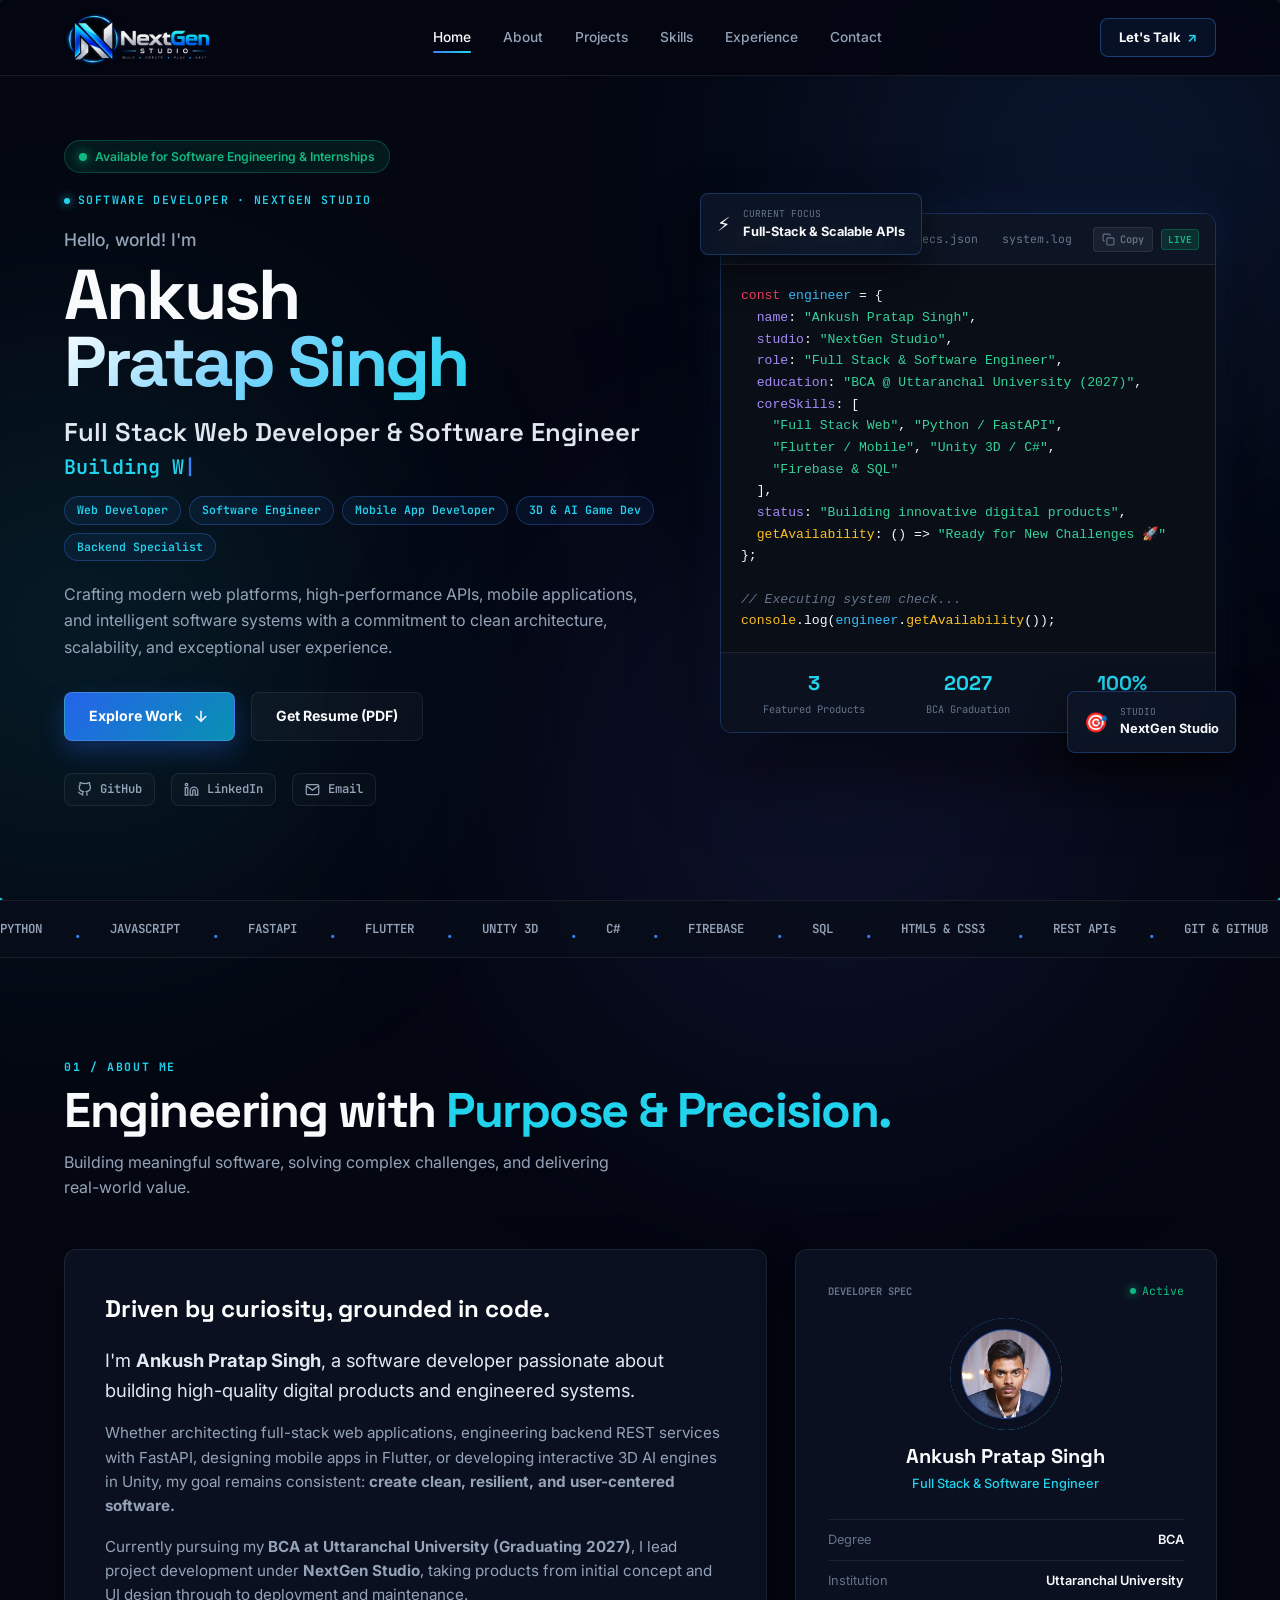
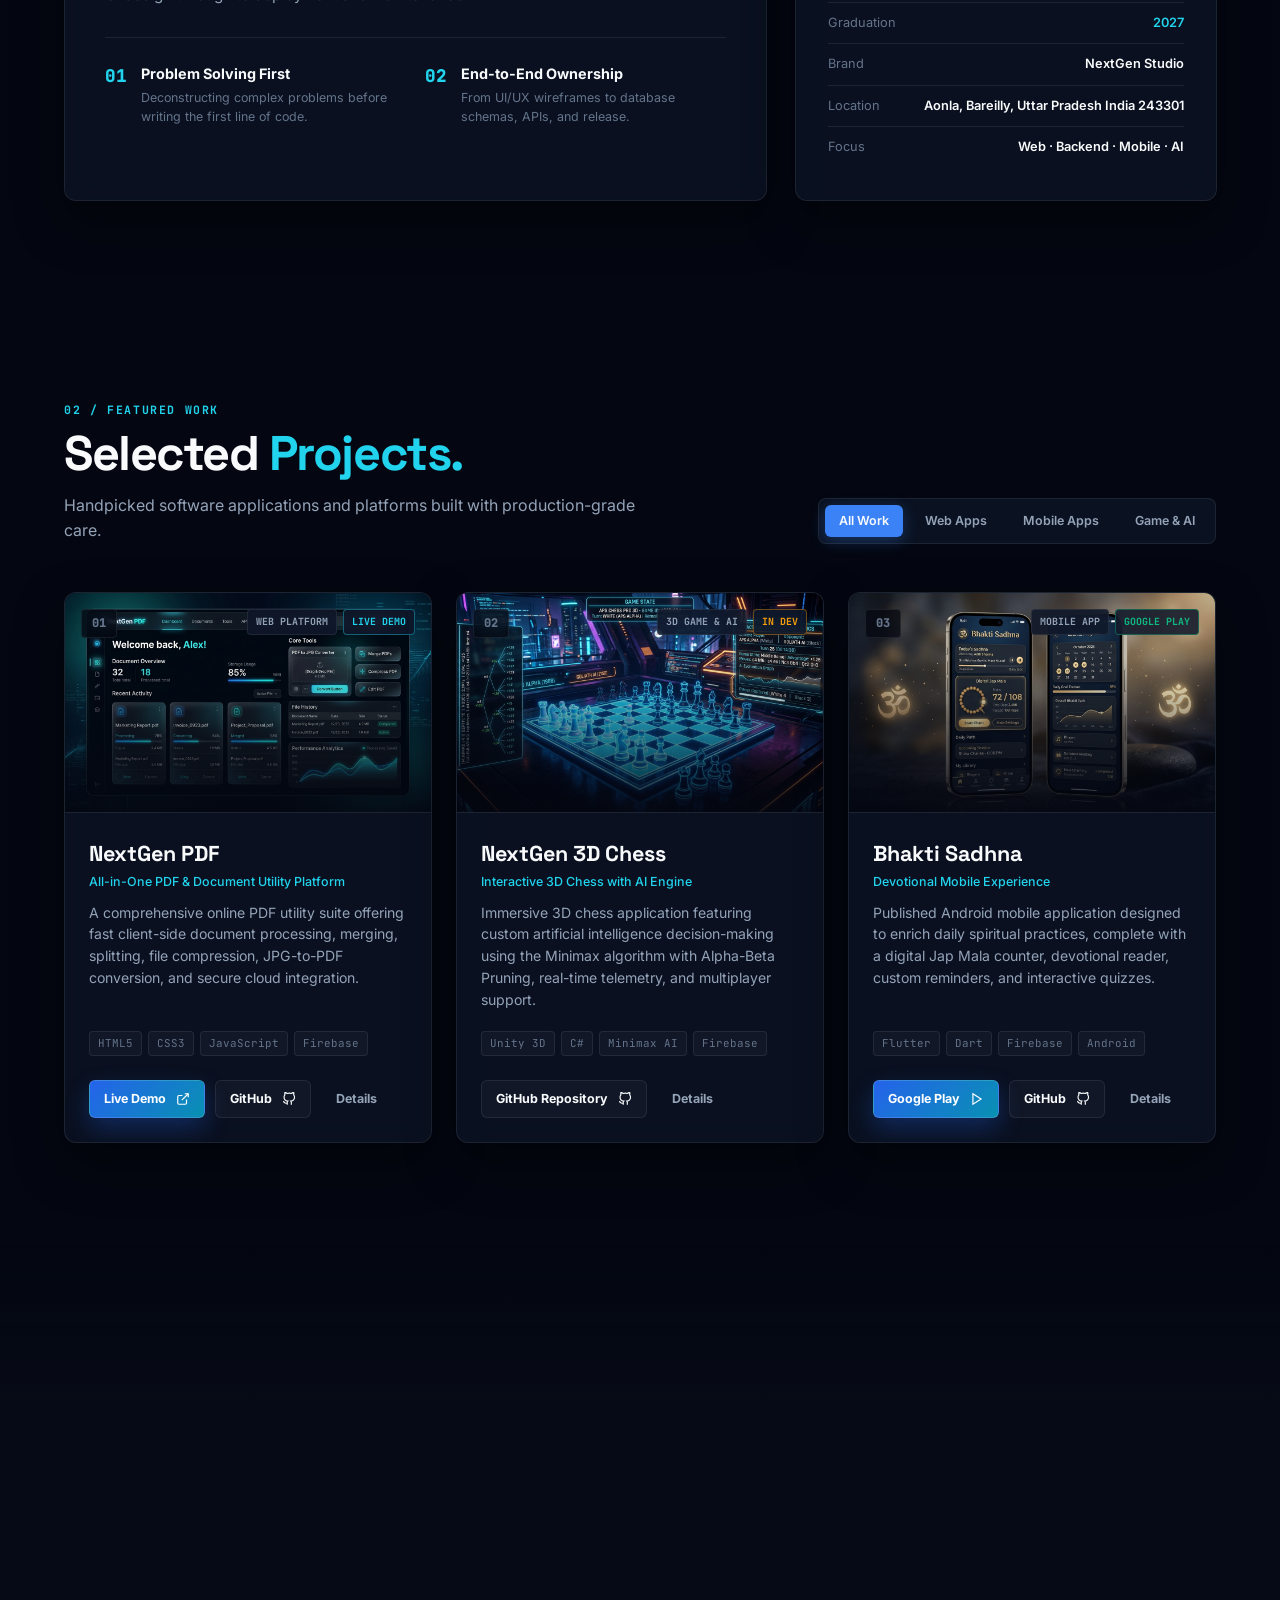
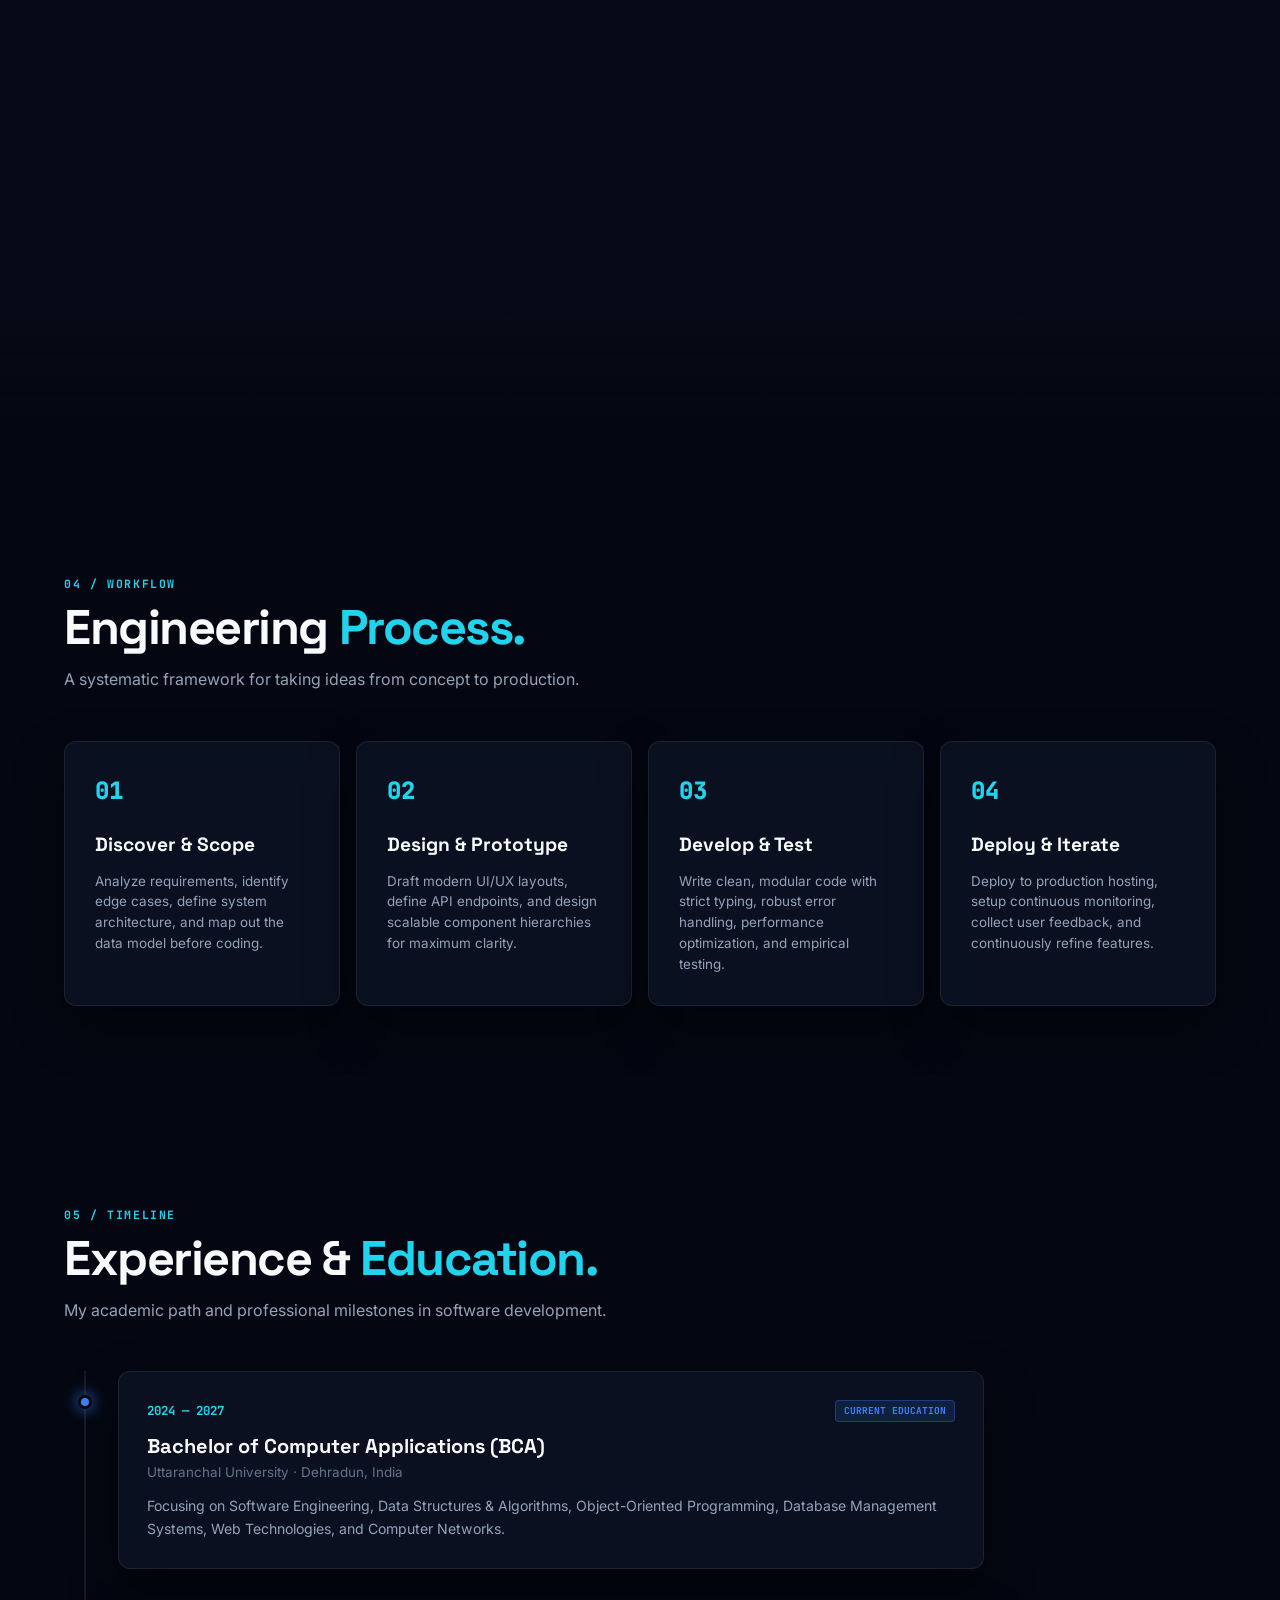
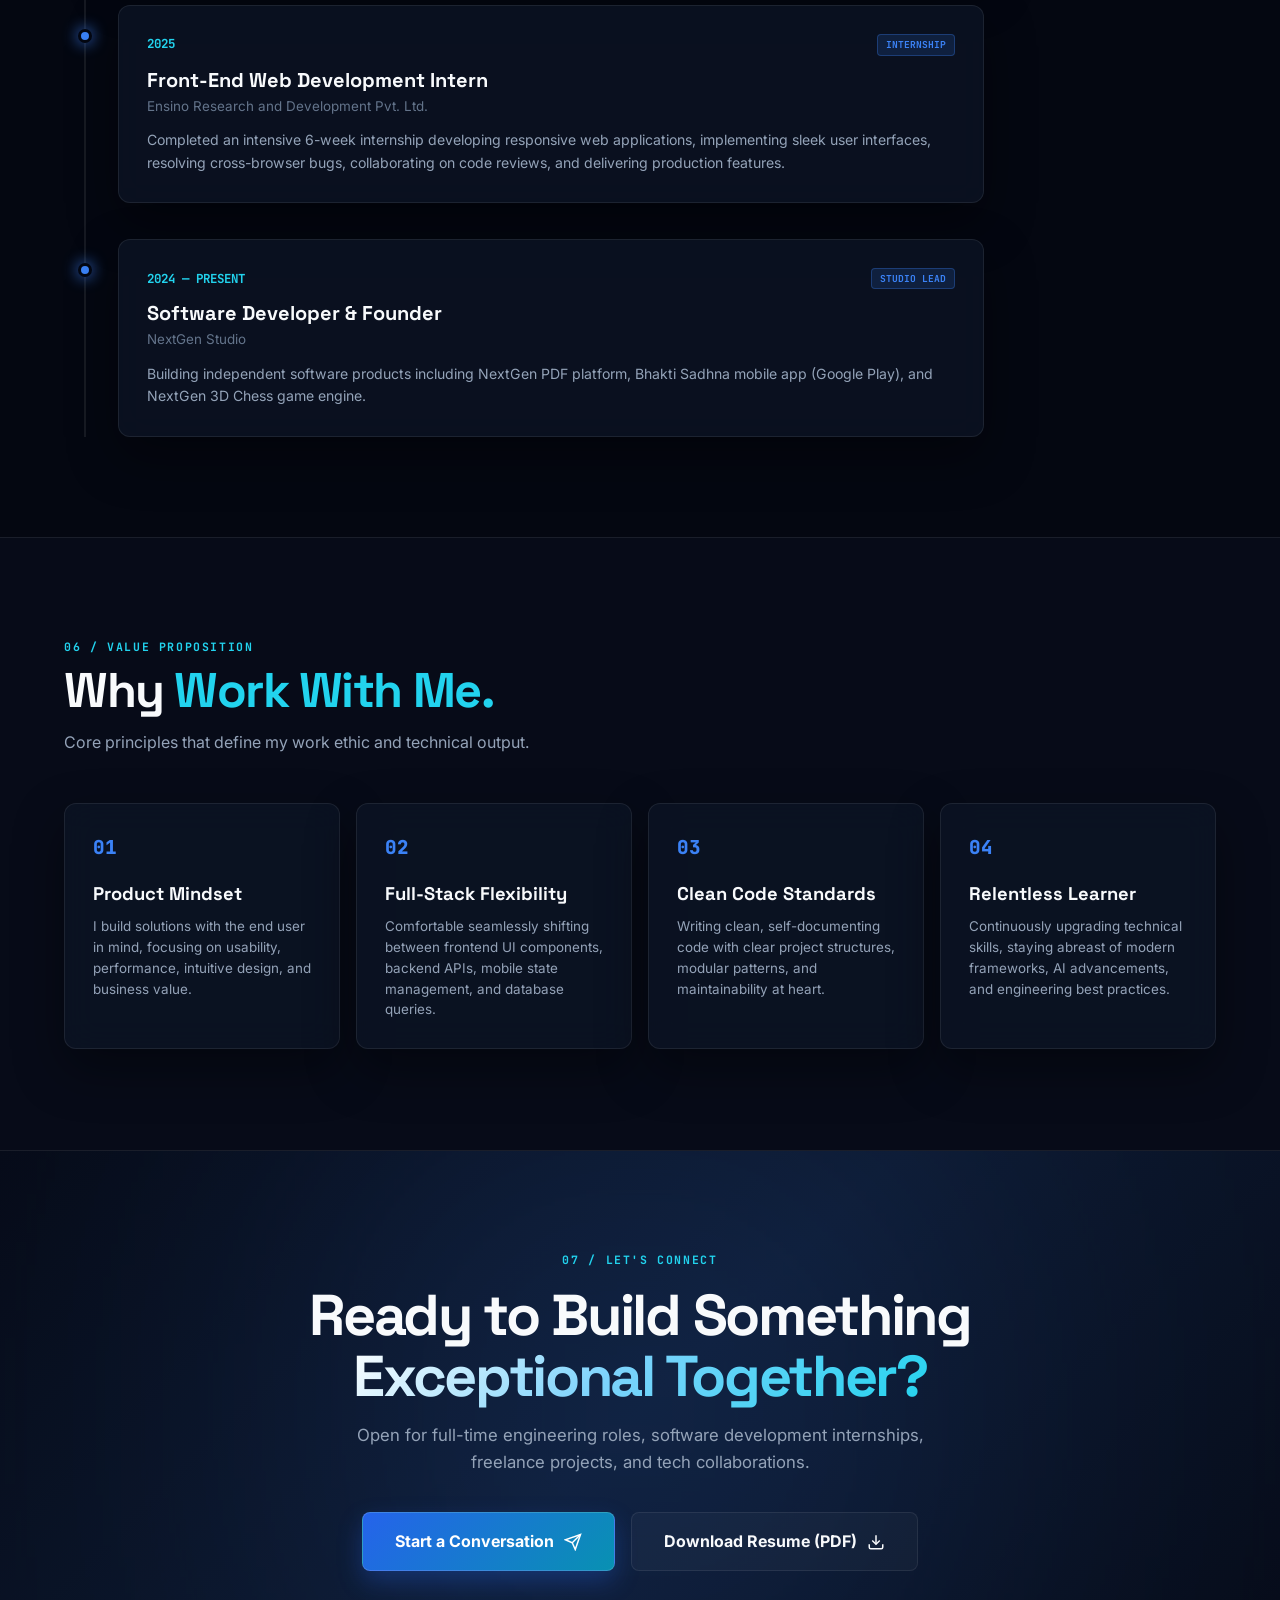
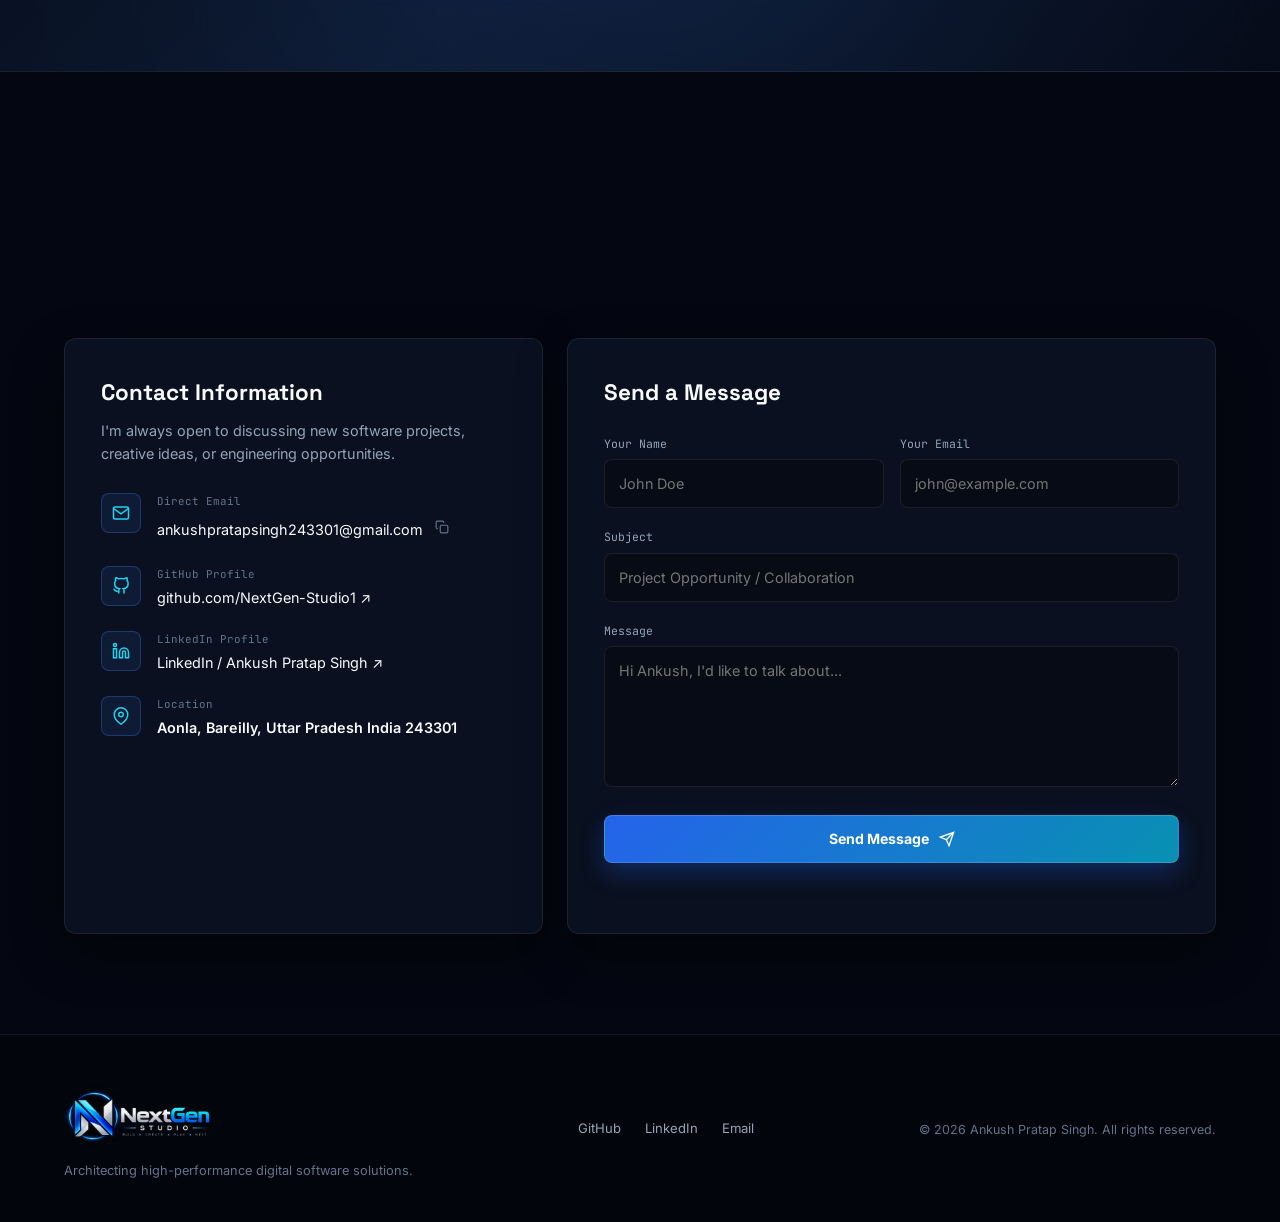
<file: index.html>
<!DOCTYPE html>
<html lang="en">

<head>
  <meta charset="UTF-8">
  <meta name="viewport" content="width=device-width, initial-scale=1.0">
  <meta name="description"
    content="Ankush Pratap Singh — Full Stack Developer & Software Engineer. Building modern web platforms, mobile apps in Flutter, Python APIs with FastAPI, and Unity 3D games.">
  <meta name="keywords"
    content="Ankush Pratap Singh, NextGen Studio, Full Stack Developer, Software Engineer, Flutter, Unity 3D, FastAPI, Python, Web Developer Portfolio, Dehradun">
  <meta name="author" content="Ankush Pratap Singh">
  <meta name="theme-color" content="#050811">
  <link rel="canonical" href="https://nextgen-studio1.github.io/NextGen-Studio-Portfolio/">

  <!-- Favicon & Icons -->
  <link rel="icon" type="image/svg+xml" href="favicon.svg">
  <link rel="apple-touch-icon" href="nextgen-studio-logo.png">
  <link rel="manifest" href="site.webmanifest">

  <!-- Open Graph / Social Meta -->
  <meta property="og:site_name" content="NextGen Studio Portfolio">
  <meta property="og:title" content="Ankush Pratap Singh — Full Stack & Software Engineer">
  <meta property="og:description"
    content="Full Stack Developer & Software Engineer crafting web platforms, mobile applications, APIs, and 3D software systems.">
  <meta property="og:type" content="website">
  <meta property="og:url" content="https://nextgen-studio1.github.io/NextGen-Studio-Portfolio/">
  <meta property="og:image" content="nextgen-studio-logo.png">

  <!-- Twitter Card Meta -->
  <meta name="twitter:card" content="summary_large_image">
  <meta name="twitter:title" content="Ankush Pratap Singh — NextGen Studio Portfolio">
  <meta name="twitter:description"
    content="Full Stack Developer & Software Engineer crafting web platforms, mobile applications, APIs, and 3D software systems.">
  <meta name="twitter:image" content="nextgen-studio-logo.png">

  <!-- Schema.org JSON-LD -->
  <script type="application/ld+json">
  {
    "@context": "https://schema.org",
    "@type": "Person",
    "name": "Ankush Pratap Singh",
    "url": "https://nextgen-studio1.github.io/",
    "jobTitle": "Full Stack Developer & Software Engineer",
    "worksFor": {
      "@type": "Organization",
      "name": "NextGen Studio"
    },
    "alumniOf": {
      "@type": "EducationalOrganization",
      "name": "Uttaranchal University"
    },
    "sameAs": [
      "https://github.com/NextGen-Studio1",
      "https://www.linkedin.com/in/ankush-pratap-singh-7758a352"
    ]
  }
  </script>

  <title>Ankush Pratap Singh — NextGen Studio Portfolio</title>

  <!-- Fonts -->
  <link rel="preconnect" href="https://fonts.googleapis.com">
  <link rel="preconnect" href="https://fonts.gstatic.com" crossorigin>
  <link
    href="https://fonts.googleapis.com/css2?family=Inter:wght@300;400;500;600;700;800&family=Space+Grotesk:wght@400;500;600;700;800&family=JetBrains+Mono:wght@400;500;600;700&display=swap"
    rel="stylesheet">

  <link rel="stylesheet" href="style.css">
</head>

<body>

  <!-- Top Scroll Progress Bar -->
  <div class="scroll-progress-bar" id="scrollProgress"></div>

  <!-- Background Canvas for Interactive Particles -->
  <canvas id="particleCanvas"></canvas>

  <!-- Ambient Glow Blobs -->
  <div class="ambient ambient-a"></div>
  <div class="ambient ambient-b"></div>
  <div class="ambient ambient-c"></div>

  <!-- Mobile Backdrop Overlay -->
  <div class="nav-backdrop" id="navBackdrop"></div>

  <!-- NAVBAR -->
  <header class="navbar" id="navbar">
    <a class="brand" href="#home" aria-label="NextGen Studio Home">
      <div class="brand-mark">
        <img src="nextgen-studio-logo.png" alt="NextGen Studio Logo" class="brand-logo-img">
      </div>
    </a>

    <nav class="nav-links" id="navLinks">
      <a class="active" href="#home" id="nav-home">Home</a>
      <a href="#about" id="nav-about">About</a>
      <a href="#projects" id="nav-projects">Projects</a>
      <a href="#skills" id="nav-skills">Skills</a>
      <a href="#experience" id="nav-experience">Experience</a>
      <a href="#contact" id="nav-contact">Contact</a>
    </nav>

    <div class="nav-actions">
      <a class="nav-cta" href="#contact" id="navCta">Let's Talk <span class="arrow">↗</span></a>
      <button class="menu-toggle" id="menuToggle" aria-label="Toggle navigation menu" aria-expanded="false">
        <span class="bar"></span>
        <span class="bar"></span>
        <span class="bar"></span>
      </button>
    </div>
  </header>

  <main>
    <!-- HERO SECTION -->
    <section id="home" class="hero container">
      <div class="hero-content reveal">
        <div class="status-badge">
          <span class="status-dot"></span>
          <span>Available for Software Engineering & Internships</span>
        </div>

        <div class="eyebrow">
          <span class="pulse-icon"></span>
          <span>SOFTWARE DEVELOPER · NEXTGEN STUDIO</span>
        </div>

        <p class="intro">Hello, world! I'm</p>
        <h1 class="hero-title">
          Ankush<br>
          <span class="gradient-text">Pratap Singh</span>
        </h1>

        <h2 class="hero-subtitle">
          Full Stack Web Developer &amp; Software Engineer
          <br>
          <span class="typing-container">Building <span id="typedText"></span><span class="cursor">|</span></span>
        </h2>

        <!-- Developer Role Badges -->
        <div class="developer-title-strip">
          <span class="role-pill">Web Developer</span>
          <span class="role-pill">Software Engineer</span>
          <span class="role-pill">Mobile App Developer</span>
          <span class="role-pill">3D &amp; AI Game Dev</span>
          <span class="role-pill">Backend Specialist</span>
        </div>

        <p class="hero-copy">
          Crafting modern web platforms, high-performance APIs, mobile applications, and intelligent software systems
          with a commitment to clean architecture, scalability, and exceptional user experience.
        </p>

        <div class="hero-actions">
          <a class="btn btn-primary" href="#projects" id="heroBtnWork">
            <span>Explore Work</span>
            <svg class="btn-icon" viewBox="0 0 24 24" width="18" height="18" stroke="currentColor" stroke-width="2"
              fill="none">
              <line x1="12" y1="5" x2="12" y2="19"></line>
              <polyline points="19 12 12 19 5 12"></polyline>
            </svg>
          </a>
          <a class="btn btn-secondary"
            href="https://drive.google.com/file/d/1hTRPtSQiB6AssEPxFA-hEh9ZWtG6Ijp3/view?usp=drive_link" target="_blank"
            rel="noopener" id="heroBtnResume">
            <span>Get Resume (PDF)</span>
          </a>
        </div>

        <div class="social-row">
          <a href="https://github.com/NextGen-Studio1" target="_blank" rel="noopener" aria-label="GitHub Profile">
            <svg viewBox="0 0 24 24" width="15" height="15" stroke="currentColor" stroke-width="2" fill="none">
              <path
                d="M9 19c-5 1.5-5-2.5-7-3m14 6v-3.87a3.37 3.37 0 0 0-.94-2.61c3.14-.35 6.44-1.54 6.44-7A5.44 5.44 0 0 0 20 4.77 5.07 5.07 0 0 0 19.91 1S18.73.65 16 2.48a13.38 13.38 0 0 0-7 0C6.27.65 5.09 1 5.09 1A5.07 5.07 0 0 0 5 4.77a5.44 5.44 0 0 0-1.5 3.78c0 5.42 3.3 6.61 6.44 7A3.37 3.37 0 0 0 9 18.13V22">
              </path>
            </svg>
            <span>GitHub</span>
          </a>
          <a href="https://www.linkedin.com/in/ankush-pratap-singh-7758a352" target="_blank" rel="noopener"
            aria-label="LinkedIn Profile">
            <svg viewBox="0 0 24 24" width="15" height="15" stroke="currentColor" stroke-width="2" fill="none">
              <path d="M16 8a6 6 0 0 1 6 6v7h-4v-7a2 2 0 0 0-2-2 2 2 0 0 0-2 2v7h-4v-7a6 6 0 0 1 6-6z"></path>
              <rect x="2" y="9" width="4" height="12"></rect>
              <circle cx="4" cy="4" r="2"></circle>
            </svg>
            <span>LinkedIn</span>
          </a>
          <a href="mailto:ankushpratapsingh243301@gmail.com" aria-label="Send Email">
            <svg viewBox="0 0 24 24" width="15" height="15" stroke="currentColor" stroke-width="2" fill="none">
              <path d="M4 4h16c1.1 0 2 .9 2 2v12c0 1.1-.9 2-2 2H4c-1.1 0-2-.9-2-2V6c0-1.1.9-2 2-2z"></path>
              <polyline points="22,6 12,13 2,6"></polyline>
            </svg>
            <span>Email</span>
          </a>
        </div>
      </div>

      <!-- Hero Visual Interactive Terminal Widget -->
      <div class="hero-visual reveal delay-1">
        <div class="terminal-window tilt-card" id="heroTerminal">
          <div class="terminal-header">
            <div class="terminal-dots">
              <span class="dot red"></span>
              <span class="dot yellow"></span>
              <span class="dot green"></span>
            </div>
            <div class="terminal-tabs">
              <button class="tab-btn active" data-tab="code">developer.ts</button>
              <button class="tab-btn" data-tab="specs">specs.json</button>
              <button class="tab-btn" data-tab="status">system.log</button>
            </div>
            <div class="terminal-controls">
              <button class="copy-terminal-btn" id="copyCodeBtn" title="Copy code" aria-label="Copy code">
                <svg viewBox="0 0 24 24" width="13" height="13" stroke="currentColor" stroke-width="2" fill="none">
                  <rect x="9" y="9" width="13" height="13" rx="2" ry="2"></rect>
                  <path d="M5 15H4a2 2 0 0 1-2-2V4a2 2 0 0 1 2-2h9a2 2 0 0 1 2 2v1"></path>
                </svg>
                <span id="copyCodeTxt">Copy</span>
              </button>
              <div class="terminal-badge">LIVE</div>
            </div>
          </div>

          <div class="terminal-body tab-content active" id="tab-code">
            <pre><code><span class="code-keyword">const</span> <span class="code-var">engineer</span> = {
  <span class="code-prop">name</span>: <span class="code-str">"Ankush Pratap Singh"</span>,
  <span class="code-prop">studio</span>: <span class="code-str">"NextGen Studio"</span>,
  <span class="code-prop">role</span>: <span class="code-str">"Full Stack &amp; Software Engineer"</span>,
  <span class="code-prop">education</span>: <span class="code-str">"BCA @ Uttaranchal University (2027)"</span>,
  <span class="code-prop">coreSkills</span>: [
    <span class="code-str">"Full Stack Web"</span>, <span class="code-str">"Python / FastAPI"</span>,
    <span class="code-str">"Flutter / Mobile"</span>, <span class="code-str">"Unity 3D / C#"</span>,
    <span class="code-str">"Firebase &amp; SQL"</span>
  ],
  <span class="code-prop">status</span>: <span class="code-str">"Building innovative digital products"</span>,
  <span class="code-func">getAvailability</span>: () => <span class="code-str">"Ready for New Challenges 🚀"</span>
};

<span class="code-comment">// Executing system check...</span>
<span class="code-func">console</span>.log(<span class="code-var">engineer</span>.<span class="code-func">getAvailability</span>());</code></pre>
          </div>

          <div class="terminal-body tab-content" id="tab-specs">
            <pre><code>{
  <span class="code-prop">"frontend"</span>: [<span class="code-str">"HTML5"</span>, <span class="code-str">"CSS3"</span>, <span class="code-str">"JavaScript"</span>, <span class="code-str">"Tailwind"</span>],
  <span class="code-prop">"backend"</span>: [<span class="code-str">"Python"</span>, <span class="code-str">"FastAPI"</span>, <span class="code-str">"REST APIs"</span>],
  <span class="code-prop">"mobile"</span>: [<span class="code-str">"Flutter"</span>, <span class="code-str">"Dart"</span>, <span class="code-str">"Android"</span>],
  <span class="code-prop">"gameDev"</span>: [<span class="code-str">"Unity 3D"</span>, <span class="code-str">"C#"</span>, <span class="code-str">"Minimax AI"</span>],
  <span class="code-prop">"database"</span>: [<span class="code-str">"Firebase"</span>, <span class="code-str">"SQL"</span>, <span class="code-str">"SQLite"</span>]
}</code></pre>
          </div>

          <div class="terminal-body tab-content" id="tab-status">
            <div class="log-output" id="logOutput">
              <p><span class="log-time">[SYSTEM OK]</span> Core engine initialized.</p>
              <p><span class="log-time">[DEPLOYED]</span> NextGen PDF operational.</p>
              <p><span class="log-time">[DEPLOYED]</span> Bhakti Sadhna on Google Play.</p>
              <p><span class="log-time">[IN DEV]</span> NextGen 3D Chess AI Minimax Engine active.</p>
              <p class="log-highlight">⚡ Ready to engineer high-impact solutions.</p>
            </div>
            <button class="log-run-btn" id="runDiagBtn">⚡ Run System Diagnostic</button>
          </div>

          <div class="terminal-footer">
            <div class="terminal-stat">
              <span class="stat-num" data-count="3">3</span>
              <span class="stat-lbl">Featured Products</span>
            </div>
            <div class="terminal-stat">
              <span class="stat-num" data-count="2027">2027</span>
              <span class="stat-lbl">BCA Graduation</span>
            </div>
            <div class="terminal-stat">
              <span class="stat-num">100%</span>
              <span class="stat-lbl">Dedication</span>
            </div>
          </div>
        </div>

        <!-- Floating Accent Cards -->
        <div class="floating-badge badge-top">
          <div class="badge-icon">⚡</div>
          <div>
            <small>CURRENT FOCUS</small>
            <strong>Full-Stack &amp; Scalable APIs</strong>
          </div>
        </div>

        <div class="floating-badge badge-bottom">
          <div class="badge-icon">🎯</div>
          <div>
            <small>STUDIO</small>
            <strong>NextGen Studio</strong>
          </div>
        </div>
      </div>
    </section>

    <!-- TECH MARQUEE / TRUST STRIP -->
    <section class="trust-strip" aria-label="Technologies Overview">
      <div class="marquee-track">
        <div class="marquee-content">
          <span>PYTHON</span><span class="dot">•</span>
          <span>JAVASCRIPT</span><span class="dot">•</span>
          <span>FASTAPI</span><span class="dot">•</span>
          <span>FLUTTER</span><span class="dot">•</span>
          <span>UNITY 3D</span><span class="dot">•</span>
          <span>C#</span><span class="dot">•</span>
          <span>FIREBASE</span><span class="dot">•</span>
          <span>SQL</span><span class="dot">•</span>
          <span>HTML5 &amp; CSS3</span><span class="dot">•</span>
          <span>REST APIs</span><span class="dot">•</span>
          <span>GIT &amp; GITHUB</span><span class="dot">•</span>
        </div>
        <div class="marquee-content" aria-hidden="true">
          <span>PYTHON</span><span class="dot">•</span>
          <span>JAVASCRIPT</span><span class="dot">•</span>
          <span>FASTAPI</span><span class="dot">•</span>
          <span>FLUTTER</span><span class="dot">•</span>
          <span>UNITY 3D</span><span class="dot">•</span>
          <span>C#</span><span class="dot">•</span>
          <span>FIREBASE</span><span class="dot">•</span>
          <span>SQL</span><span class="dot">•</span>
          <span>HTML5 &amp; CSS3</span><span class="dot">•</span>
          <span>REST APIs</span><span class="dot">•</span>
          <span>GIT &amp; GITHUB</span><span class="dot">•</span>
        </div>
      </div>
    </section>

    <!-- ABOUT SECTION -->
    <section id="about" class="section container">
      <div class="section-heading reveal">
        <span class="section-kicker">01 / ABOUT ME</span>
        <h2>Engineering with <span>Purpose &amp; Precision.</span></h2>
        <p>Building meaningful software, solving complex challenges, and delivering real-world value.</p>
      </div>

      <div class="about-grid">
        <div class="about-card glass tilt-card reveal">
          <div class="card-glow"></div>
          <h3 class="about-headline">Driven by curiosity, grounded in code.</h3>
          <p class="large-copy">
            I'm <strong>Ankush Pratap Singh</strong>, a software developer passionate about building high-quality
            digital products and engineered systems.
          </p>
          <p>
            Whether architecting full-stack web applications, engineering backend REST services with FastAPI, designing
            mobile apps in Flutter, or developing interactive 3D AI engines in Unity, my goal remains consistent:
            <strong>create clean, resilient, and user-centered software.</strong>
          </p>
          <p>
            Currently pursuing my <strong>BCA at Uttaranchal University (Graduating 2027)</strong>, I lead project
            development under <strong>NextGen Studio</strong>, taking products from initial concept and UI design
            through to deployment and maintenance.
          </p>

          <div class="about-highlights">
            <div class="highlight-item">
              <span class="hl-num">01</span>
              <div>
                <strong>Problem Solving First</strong>
                <small>Deconstructing complex problems before writing the first line of code.</small>
              </div>
            </div>
            <div class="highlight-item">
              <span class="hl-num">02</span>
              <div>
                <strong>End-to-End Ownership</strong>
                <small>From UI/UX wireframes to database schemas, APIs, and release.</small>
              </div>
            </div>
          </div>
        </div>

        <div class="profile-card glass tilt-card reveal delay-1">
          <div class="profile-header">
            <span class="profile-badge">DEVELOPER SPEC</span>
            <span class="online-indicator">
              <span class="pulse"></span> Active
            </span>
          </div>

          <div class="profile-avatar-wrapper">
            <div class="avatar-ring"></div>
            <div class="profile-avatar">
              <img src="Profile.jpg" alt="Ankush Pratap Singh Profile Photo" class="profile-avatar-img">
            </div>
          </div>

          <h3 class="profile-name">Ankush Pratap Singh</h3>
          <p class="profile-title">Full Stack &amp; Software Engineer</p>

          <div class="profile-table">
            <div class="table-row">
              <span class="row-label">Degree</span>
              <span class="row-val">BCA</span>
            </div>
            <div class="table-row">
              <span class="row-label">Institution</span>
              <span class="row-val">Uttaranchal University</span>
            </div>
            <div class="table-row">
              <span class="row-label">Graduation</span>
              <span class="row-val highlight-val">2027</span>
            </div>
            <div class="table-row">
              <span class="row-label">Brand</span>
              <span class="row-val">NextGen Studio</span>
            </div>
            <div class="table-row">
              <span class="row-label">Location</span>
              <span class="row-val">Aonla, Bareilly, Uttar Pradesh India 243301</span>
            </div>
            <div class="table-row">
              <span class="row-label">Focus</span>
              <span class="row-val">Web · Backend · Mobile · AI</span>
            </div>
          </div>
        </div>
      </div>
    </section>

    <!-- FEATURED PROJECTS SECTION -->
    <section id="projects" class="section container">
      <div class="section-heading row-heading reveal">
        <div>
          <span class="section-kicker">02 / FEATURED WORK</span>
          <h2>Selected <span>Projects.</span></h2>
          <p>Handpicked software applications and platforms built with production-grade care.</p>
        </div>

        <!-- Filter Controls -->
        <div class="project-filters" id="projectFilters">
          <button class="filter-btn active" data-filter="all">All Work</button>
          <button class="filter-btn" data-filter="web">Web Apps</button>
          <button class="filter-btn" data-filter="mobile">Mobile Apps</button>
          <button class="filter-btn" data-filter="game">Game &amp; AI</button>
        </div>
      </div>

      <div class="projects-grid" id="projectsGrid">

        <!-- PROJECT 1: NEXTGEN PDF -->
        <article class="project-card glass tilt-card reveal" data-category="web">
          <div class="card-glow"></div>
          <div class="project-image-container">
            <img src="assets/nextgen_pdf.jpg" alt="NextGen PDF Application Interface" class="project-img"
              loading="lazy">
            <div class="image-overlay"></div>
            <span class="project-num">01</span>
            <div class="project-tags-floating">
              <span class="tag-pill">WEB PLATFORM</span>
              <span class="tag-pill live-pill">LIVE DEMO</span>
            </div>
          </div>

          <div class="project-body">
            <div class="project-header">
              <h3 class="project-title">NextGen PDF</h3>
              <span class="project-subtitle">All-in-One PDF &amp; Document Utility Platform</span>
            </div>

            <p class="project-desc">
              A comprehensive online PDF utility suite offering fast client-side document processing, merging,
              splitting, file compression, JPG-to-PDF conversion, and secure cloud integration.
            </p>

            <div class="tech-stack">
              <span>HTML5</span>
              <span>CSS3</span>
              <span>JavaScript</span>
              <span>Firebase</span>
            </div>

            <div class="project-actions">
              <a href="https://nextgen-pdf.web.app/index.html" target="_blank" rel="noopener"
                class="btn btn-sm btn-primary">
                <span>Live Demo</span>
                <svg viewBox="0 0 24 24" width="14" height="14" stroke="currentColor" stroke-width="2" fill="none">
                  <path d="M18 13v6a2 2 0 0 1-2 2H5a2 2 0 0 1-2-2V8a2 2 0 0 1 2-2h6"></path>
                  <polyline points="15 3 21 3 21 9"></polyline>
                  <line x1="10" y1="14" x2="21" y2="3"></line>
                </svg>
              </a>
              <a href="https://github.com/NextGen-Studio1" target="_blank" rel="noopener"
                class="btn btn-sm btn-secondary">
                <span>GitHub</span>
                <svg viewBox="0 0 24 24" width="14" height="14" stroke="currentColor" stroke-width="2" fill="none">
                  <path
                    d="M9 19c-5 1.5-5-2.5-7-3m14 6v-3.87a3.37 3.37 0 0 0-.94-2.61c3.14-.35 6.44-1.54 6.44-7A5.44 5.44 0 0 0 20 4.77 5.07 5.07 0 0 0 19.91 1S18.73.65 16 2.48a13.38 13.38 0 0 0-7 0C6.27.65 5.09 1 5.09 1A5.07 5.07 0 0 0 5 4.77a5.44 5.44 0 0 0-1.5 3.78c0 5.42 3.3 6.61 6.44 7A3.37 3.37 0 0 0 9 18.13V22">
                  </path>
                </svg>
              </a>
              <button class="btn btn-sm btn-ghost open-modal" data-project="pdf">
                <span>Details</span>
              </button>
            </div>
          </div>
        </article>

        <!-- PROJECT 2: NextGen 3D Chess -->
        <article class="project-card glass tilt-card reveal delay-1" data-category="game">
          <div class="card-glow"></div>
          <div class="project-image-container">
            <img src="assets/aps_chess.jpg" alt="NextGen 3D Chess Game Interface" class="project-img" loading="lazy">
            <div class="image-overlay"></div>
            <span class="project-num">02</span>
            <div class="project-tags-floating">
              <span class="tag-pill">3D GAME &amp; AI</span>
              <span class="tag-pill status-pill">IN DEV</span>
            </div>
          </div>

          <div class="project-body">
            <div class="project-header">
              <h3 class="project-title">NextGen 3D Chess</h3>
              <span class="project-subtitle">Interactive 3D Chess with AI Engine</span>
            </div>

            <p class="project-desc">
              Immersive 3D chess application featuring custom artificial intelligence decision-making using the Minimax
              algorithm with Alpha-Beta Pruning, real-time telemetry, and multiplayer support.
            </p>

            <div class="tech-stack">
              <span>Unity 3D</span>
              <span>C#</span>
              <span>Minimax AI</span>
              <span>Firebase</span>
            </div>

            <div class="project-actions">
              <a href="https://github.com/NextGen-Studio1" target="_blank" rel="noopener"
                class="btn btn-sm btn-secondary">
                <span>GitHub Repository</span>
                <svg viewBox="0 0 24 24" width="14" height="14" stroke="currentColor" stroke-width="2" fill="none">
                  <path
                    d="M9 19c-5 1.5-5-2.5-7-3m14 6v-3.87a3.37 3.37 0 0 0-.94-2.61c3.14-.35 6.44-1.54 6.44-7A5.44 5.44 0 0 0 20 4.77 5.07 5.07 0 0 0 19.91 1S18.73.65 16 2.48a13.38 13.38 0 0 0-7 0C6.27.65 5.09 1 5.09 1A5.07 5.07 0 0 0 5 4.77a5.44 5.44 0 0 0-1.5 3.78c0 5.42 3.3 6.61 6.44 7A3.37 3.37 0 0 0 9 18.13V22">
                  </path>
                </svg>
              </a>
              <button class="btn btn-sm btn-ghost open-modal" data-project="chess">
                <span>Details</span>
              </button>
            </div>
          </div>
        </article>

        <!-- PROJECT 3: BHAKTI SADHNA -->
        <article class="project-card glass tilt-card reveal delay-2" data-category="mobile">
          <div class="card-glow"></div>
          <div class="project-image-container">
            <img src="assets/bhakti_sadhna.jpg" alt="Bhakti Sadhna Mobile App Preview" class="project-img"
              loading="lazy">
            <div class="image-overlay"></div>
            <span class="project-num">03</span>
            <div class="project-tags-floating">
              <span class="tag-pill">MOBILE APP</span>
              <span class="tag-pill store-pill">GOOGLE PLAY</span>
            </div>
          </div>

          <div class="project-body">
            <div class="project-header">
              <h3 class="project-title">Bhakti Sadhna</h3>
              <span class="project-subtitle">Devotional Mobile Experience</span>
            </div>

            <p class="project-desc">
              Published Android mobile application designed to enrich daily spiritual practices, complete with a digital
              Jap Mala counter, devotional reader, custom reminders, and interactive quizzes.
            </p>

            <div class="tech-stack">
              <span>Flutter</span>
              <span>Dart</span>
              <span>Firebase</span>
              <span>Android</span>
            </div>

            <div class="project-actions">
              <a href="https://play.google.com/store/apps/details?id=com.ankush.bhakti_sangrah" target="_blank"
                rel="noopener" class="btn btn-sm btn-primary">
                <span>Google Play</span>
                <svg viewBox="0 0 24 24" width="14" height="14" stroke="currentColor" stroke-width="2" fill="none">
                  <polygon points="5 3 19 12 5 21 5 3"></polygon>
                </svg>
              </a>
              <a href="https://github.com/NextGen-Studio1" target="_blank" rel="noopener"
                class="btn btn-sm btn-secondary">
                <span>GitHub</span>
                <svg viewBox="0 0 24 24" width="14" height="14" stroke="currentColor" stroke-width="2" fill="none">
                  <path
                    d="M9 19c-5 1.5-5-2.5-7-3m14 6v-3.87a3.37 3.37 0 0 0-.94-2.61c3.14-.35 6.44-1.54 6.44-7A5.44 5.44 0 0 0 20 4.77 5.07 5.07 0 0 0 19.91 1S18.73.65 16 2.48a13.38 13.38 0 0 0-7 0C6.27.65 5.09 1 5.09 1A5.07 5.07 0 0 0 5 4.77a5.44 5.44 0 0 0-1.5 3.78c0 5.42 3.3 6.61 6.44 7A3.37 3.37 0 0 0 9 18.13V22">
                  </path>
                </svg>
              </a>
              <button class="btn btn-sm btn-ghost open-modal" data-project="bhakti">
                <span>Details</span>
              </button>
            </div>
          </div>
        </article>

      </div>
    </section>

    <!-- SKILLS SECTION -->
    <section id="skills" class="section skills-section">
      <div class="container">
        <div class="section-heading row-heading reveal">
          <div>
            <span class="section-kicker">03 / TECHNICAL CAPABILITIES</span>
            <h2>Skills &amp; <span>Technologies.</span></h2>
            <p>Proven tools, programming languages, and frameworks used in production.</p>
          </div>

          <div class="skills-search-box">
            <svg viewBox="0 0 24 24" width="16" height="16" stroke="currentColor" stroke-width="2" fill="none">
              <circle cx="11" cy="11" r="8"></circle>
              <line x1="21" y1="21" x2="16.65" y2="16.65"></line>
            </svg>
            <input type="text" id="skillsSearch" placeholder="Filter skills (e.g. Python, Firebase)..."
              aria-label="Search skills">
          </div>
        </div>

        <div class="skills-grid" id="skillsGrid">

          <div class="skill-category glass tilt-card reveal">
            <div class="cat-header">
              <span class="cat-num">01</span>
              <h3>Frontend Engineering</h3>
            </div>
            <div class="skill-tags">
              <span class="skill-pill">HTML5</span>
              <span class="skill-pill">CSS3 / Modern CSS</span>
              <span class="skill-pill">JavaScript (ES6+)</span>
              <span class="skill-pill">Tailwind CSS</span>
              <span class="skill-pill">Bootstrap</span>
              <span class="skill-pill">Responsive Design</span>
            </div>
          </div>

          <div class="skill-category glass tilt-card reveal delay-1">
            <div class="cat-header">
              <span class="cat-num">02</span>
              <h3>Backend &amp; APIs</h3>
            </div>
            <div class="skill-tags">
              <span class="skill-pill">Python</span>
              <span class="skill-pill">FastAPI</span>
              <span class="skill-pill">RESTful APIs</span>
              <span class="skill-pill">Server Logic</span>
              <span class="skill-pill">Authentication</span>
            </div>
          </div>

          <div class="skill-category glass tilt-card reveal delay-2">
            <div class="cat-header">
              <span class="cat-num">03</span>
              <h3>Mobile Development</h3>
            </div>
            <div class="skill-tags">
              <span class="skill-pill">Flutter Framework</span>
              <span class="skill-pill">Dart Language</span>
              <span class="skill-pill">Android SDK</span>
              <span class="skill-pill">State Management</span>
              <span class="skill-pill">Play Store Release</span>
            </div>
          </div>

          <div class="skill-category glass tilt-card reveal">
            <div class="cat-header">
              <span class="cat-num">04</span>
              <h3>Game Dev &amp; AI</h3>
            </div>
            <div class="skill-tags">
              <span class="skill-pill">Unity Engine</span>
              <span class="skill-pill">C# Programming</span>
              <span class="skill-pill">Minimax Algorithm</span>
              <span class="skill-pill">Alpha-Beta Pruning</span>
              <span class="skill-pill">3D Game Systems</span>
            </div>
          </div>

          <div class="skill-category glass tilt-card reveal delay-1">
            <div class="cat-header">
              <span class="cat-num">05</span>
              <h3>Database &amp; Cloud</h3>
            </div>
            <div class="skill-tags">
              <span class="skill-pill">Firebase Auth &amp; Firestore</span>
              <span class="skill-pill">SQL Databases</span>
              <span class="skill-pill">SQLite</span>
              <span class="skill-pill">Cloud Hosting</span>
            </div>
          </div>

          <div class="skill-category glass tilt-card reveal delay-2">
            <div class="cat-header">
              <span class="cat-num">06</span>
              <h3>Core Languages &amp; Tools</h3>
            </div>
            <div class="skill-tags">
              <span class="skill-pill">C / C++</span>
              <span class="skill-pill">Java</span>
              <span class="skill-pill">Git &amp; GitHub</span>
              <span class="skill-pill">VS Code</span>
              <span class="skill-pill">Postman API Tool</span>
              <span class="skill-pill">Figma</span>
            </div>
          </div>

        </div>
      </div>
    </section>

    <!-- DEVELOPMENT PROCESS -->
    <section class="section container">
      <div class="section-heading reveal">
        <span class="section-kicker">04 / WORKFLOW</span>
        <h2>Engineering <span>Process.</span></h2>
        <p>A systematic framework for taking ideas from concept to production.</p>
      </div>

      <div class="process-grid">
        <div class="process-step glass reveal">
          <span class="step-num">01</span>
          <h3>Discover &amp; Scope</h3>
          <p>Analyze requirements, identify edge cases, define system architecture, and map out the data model before
            coding.</p>
        </div>

        <div class="process-step glass reveal delay-1">
          <span class="step-num">02</span>
          <h3>Design &amp; Prototype</h3>
          <p>Draft modern UI/UX layouts, define API endpoints, and design scalable component hierarchies for maximum
            clarity.</p>
        </div>

        <div class="process-step glass reveal delay-2">
          <span class="step-num">03</span>
          <h3>Develop &amp; Test</h3>
          <p>Write clean, modular code with strict typing, robust error handling, performance optimization, and
            empirical testing.</p>
        </div>

        <div class="process-step glass reveal delay-3">
          <span class="step-num">04</span>
          <h3>Deploy &amp; Iterate</h3>
          <p>Deploy to production hosting, setup continuous monitoring, collect user feedback, and continuously refine
            features.</p>
        </div>
      </div>
    </section>

    <!-- EXPERIENCE & EDUCATION -->
    <section id="experience" class="section container">
      <div class="section-heading reveal">
        <span class="section-kicker">05 / TIMELINE</span>
        <h2>Experience &amp; <span>Education.</span></h2>
        <p>My academic path and professional milestones in software development.</p>
      </div>

      <div class="timeline">

        <div class="timeline-item reveal">
          <div class="timeline-marker"></div>
          <div class="timeline-content glass">
            <div class="timeline-header">
              <span class="timeline-period">2024 — 2027</span>
              <span class="timeline-tag">CURRENT EDUCATION</span>
            </div>
            <h3>Bachelor of Computer Applications (BCA)</h3>
            <span class="timeline-sub">Uttaranchal University · Dehradun, India</span>
            <p>
              Focusing on Software Engineering, Data Structures &amp; Algorithms, Object-Oriented Programming, Database
              Management Systems, Web Technologies, and Computer Networks.
            </p>
          </div>
        </div>

        <div class="timeline-item reveal delay-1">
          <div class="timeline-marker"></div>
          <div class="timeline-content glass">
            <div class="timeline-header">
              <span class="timeline-period">2025</span>
              <span class="timeline-tag">INTERNSHIP</span>
            </div>
            <h3>Front-End Web Development Intern</h3>
            <span class="timeline-sub">Ensino Research and Development Pvt. Ltd.</span>
            <p>
              Completed an intensive 6-week internship developing responsive web applications, implementing sleek user
              interfaces, resolving cross-browser bugs, collaborating on code reviews, and delivering production
              features.
            </p>
          </div>
        </div>

        <div class="timeline-item reveal delay-2">
          <div class="timeline-marker"></div>
          <div class="timeline-content glass">
            <div class="timeline-header">
              <span class="timeline-period">2024 — PRESENT</span>
              <span class="timeline-tag">STUDIO LEAD</span>
            </div>
            <h3>Software Developer &amp; Founder</h3>
            <span class="timeline-sub">NextGen Studio</span>
            <p>
              Building independent software products including NextGen PDF platform, Bhakti Sadhna mobile app (Google
              Play), and NextGen 3D Chess game engine.
            </p>
          </div>
        </div>

      </div>
    </section>

    <!-- WHY ME SECTION -->
    <section class="section why-section">
      <div class="container">
        <div class="section-heading reveal">
          <span class="section-kicker">06 / VALUE PROPOSITION</span>
          <h2>Why <span>Work With Me.</span></h2>
          <p>Core principles that define my work ethic and technical output.</p>
        </div>

        <div class="why-grid">
          <div class="why-card glass tilt-card reveal">
            <div class="why-num">01</div>
            <h3>Product Mindset</h3>
            <p>I build solutions with the end user in mind, focusing on usability, performance, intuitive design, and
              business value.</p>
          </div>

          <div class="why-card glass tilt-card reveal delay-1">
            <div class="why-num">02</div>
            <h3>Full-Stack Flexibility</h3>
            <p>Comfortable seamlessly shifting between frontend UI components, backend APIs, mobile state management,
              and database queries.</p>
          </div>

          <div class="why-card glass tilt-card reveal delay-2">
            <div class="why-num">03</div>
            <h3>Clean Code Standards</h3>
            <p>Writing clean, self-documenting code with clear project structures, modular patterns, and maintainability
              at heart.</p>
          </div>

          <div class="why-card glass tilt-card reveal delay-3">
            <div class="why-num">04</div>
            <h3>Relentless Learner</h3>
            <p>Continuously upgrading technical skills, staying abreast of modern frameworks, AI advancements, and
              engineering best practices.</p>
          </div>
        </div>
      </div>
    </section>

    <!-- CTA SECTION -->
    <section class="cta-section">
      <div class="cta-glow"></div>
      <div class="container cta-inner reveal">
        <span class="section-kicker">07 / LET'S CONNECT</span>
        <h2>Ready to Build Something<br><span class="gradient-text">Exceptional Together?</span></h2>
        <p>Open for full-time engineering roles, software development internships, freelance projects, and tech
          collaborations.</p>
        <div class="cta-actions">
          <a class="btn btn-primary btn-lg" href="#contact" id="ctaBtnContact">
            <span>Start a Conversation</span>
            <svg viewBox="0 0 24 24" width="18" height="18" stroke="currentColor" stroke-width="2" fill="none">
              <line x1="22" y1="2" x2="11" y2="13"></line>
              <polygon points="22 2 15 22 11 13 2 9 22 2"></polygon>
            </svg>
          </a>
          <a class="btn btn-secondary btn-lg"
            href="https://drive.google.com/file/d/1hTRPtSQiB6AssEPxFA-hEh9ZWtG6Ijp3/view?usp=drive_link" target="_blank"
            rel="noopener" id="ctaBtnResume">
            <span>Download Resume (PDF)</span>
            <svg viewBox="0 0 24 24" width="18" height="18" stroke="currentColor" stroke-width="2" fill="none">
              <path d="M21 15v4a2 2 0 0 1-2 2H5a2 2 0 0 1-2-2v-4"></path>
              <polyline points="7 10 12 15 17 10"></polyline>
              <line x1="12" y1="15" x2="12" y2="3"></line>
            </svg>
          </a>
        </div>
      </div>
    </section>

    <!-- CONTACT SECTION -->
    <section id="contact" class="section container">
      <div class="section-heading reveal">
        <span class="section-kicker">08 / CONTACT</span>
        <h2>Get in <span>Touch.</span></h2>
        <p>Have an idea, project, or career opportunity? Feel free to reach out anytime.</p>
      </div>

      <div class="contact-grid">
        <div class="contact-info glass tilt-card reveal">
          <div class="card-glow"></div>
          <h3>Contact Information</h3>
          <p class="contact-intro">I'm always open to discussing new software projects, creative ideas, or engineering
            opportunities.</p>

          <div class="contact-lines">
            <div class="contact-item">
              <div class="item-icon">
                <svg viewBox="0 0 24 24" width="18" height="18" stroke="currentColor" stroke-width="2" fill="none">
                  <path d="M4 4h16c1.1 0 2 .9 2 2v12c0 1.1-.9 2-2 2H4c-1.1 0-2-.9-2-2V6c0-1.1.9-2 2-2z"></path>
                  <polyline points="22,6 12,13 2,6"></polyline>
                </svg>
              </div>
              <div>
                <span class="item-label">Direct Email</span>
                <div class="email-copy-wrapper">
                  <a href="mailto:ankushpratapsingh243301@gmail.com"
                    class="item-val">ankushpratapsingh243301@gmail.com</a>
                  <button class="copy-btn" id="copyEmailBtn" aria-label="Copy Email Address">
                    <svg viewBox="0 0 24 24" width="14" height="14" stroke="currentColor" stroke-width="2" fill="none">
                      <rect x="9" y="9" width="13" height="13" rx="2" ry="2"></rect>
                      <path d="M5 15H4a2 2 0 0 1-2-2V4a2 2 0 0 1 2-2h9a2 2 0 0 1 2 2v1"></path>
                    </svg>
                  </button>
                </div>
              </div>
            </div>

            <div class="contact-item">
              <div class="item-icon">
                <svg viewBox="0 0 24 24" width="18" height="18" stroke="currentColor" stroke-width="2" fill="none">
                  <path
                    d="M9 19c-5 1.5-5-2.5-7-3m14 6v-3.87a3.37 3.37 0 0 0-.94-2.61c3.14-.35 6.44-1.54 6.44-7A5.44 5.44 0 0 0 20 4.77 5.07 5.07 0 0 0 19.91 1S18.73.65 16 2.48a13.38 13.38 0 0 0-7 0C6.27.65 5.09 1 5.09 1A5.07 5.07 0 0 0 5 4.77a5.44 5.44 0 0 0-1.5 3.78c0 5.42 3.3 6.61 6.44 7A3.37 3.37 0 0 0 9 18.13V22">
                  </path>
                </svg>
              </div>
              <div>
                <span class="item-label">GitHub Profile</span>
                <a href="https://github.com/NextGen-Studio1" target="_blank" rel="noopener"
                  class="item-val">github.com/NextGen-Studio1 ↗</a>
              </div>
            </div>

            <div class="contact-item">
              <div class="item-icon">
                <svg viewBox="0 0 24 24" width="18" height="18" stroke="currentColor" stroke-width="2" fill="none">
                  <path d="M16 8a6 6 0 0 1 6 6v7h-4v-7a2 2 0 0 0-2-2 2 2 0 0 0-2 2v7h-4v-7a6 6 0 0 1 6-6z"></path>
                  <rect x="2" y="9" width="4" height="12"></rect>
                  <circle cx="4" cy="4" r="2"></circle>
                </svg>
              </div>
              <div>
                <span class="item-label">LinkedIn Profile</span>
                <a href="https://www.linkedin.com/in/ankush-pratap-singh-7758a352" target="_blank" rel="noopener"
                  class="item-val">LinkedIn / Ankush Pratap Singh ↗</a>
              </div>
            </div>

            <div class="contact-item">
              <div class="item-icon">
                <svg viewBox="0 0 24 24" width="18" height="18" stroke="currentColor" stroke-width="2" fill="none">
                  <path d="M21 10c0 7-9 13-9 13s-9-6-9-13a9 9 0 0 1 18 0z"></path>
                  <circle cx="12" cy="10" r="3"></circle>
                </svg>
              </div>
              <div>
                <span class="item-label">Location</span>
                <span class="item-val text-bold">Aonla, Bareilly, Uttar Pradesh India 243301</span>
              </div>
            </div>
          </div>
        </div>

        <form class="contact-form glass reveal delay-1" id="contactForm">
          <h3>Send a Message</h3>
          <div class="form-row">
            <div class="form-group">
              <label for="contactName">Your Name</label>
              <input required type="text" id="contactName" name="name" placeholder="John Doe">
            </div>
            <div class="form-group">
              <label for="contactEmail">Your Email</label>
              <input required type="email" id="contactEmail" name="email" placeholder="john@example.com">
            </div>
          </div>

          <div class="form-group">
            <label for="contactSubject">Subject</label>
            <input required type="text" id="contactSubject" name="subject"
              placeholder="Project Opportunity / Collaboration">
          </div>

          <div class="form-group">
            <label for="contactMessage">Message</label>
            <textarea required id="contactMessage" name="message" rows="5"
              placeholder="Hi Ankush, I'd like to talk about..."></textarea>
          </div>

          <button class="btn btn-primary btn-full" type="submit" id="submitBtn">
            <span>Send Message</span>
            <svg viewBox="0 0 24 24" width="16" height="16" stroke="currentColor" stroke-width="2" fill="none">
              <line x1="22" y1="2" x2="11" y2="13"></line>
              <polygon points="22 2 15 22 11 13 2 9 22 2"></polygon>
            </svg>
          </button>

          <div class="form-toast" id="formToast" aria-live="polite"></div>
        </form>
      </div>
    </section>
  </main>

  <!-- PROJECT DETAILS MODAL -->
  <div class="modal-overlay" id="projectModal" aria-hidden="true" role="dialog">
    <div class="modal-card glass">
      <button class="modal-close" id="modalClose" aria-label="Close modal">✕</button>
      <div class="modal-content" id="modalContent">
        <!-- Dynamic Modal Content populated by JS -->
      </div>
    </div>
  </div>

  <!-- BACK TO TOP BUTTON -->
  <button class="back-to-top" id="backToTop" aria-label="Scroll back to top">
    <svg viewBox="0 0 24 24" width="20" height="20" stroke="currentColor" stroke-width="2.5" fill="none">
      <line x1="12" y1="19" x2="12" y2="5"></line>
      <polyline points="5 12 12 5 19 12"></polyline>
    </svg>
  </button>

  <!-- FOOTER -->
  <footer>
    <div class="container footer-inner">
      <div class="footer-brand">
        <a class="brand" href="#home">
          <div class="brand-mark">
            <img src="nextgen-studio-logo.png" alt="NextGen Studio Logo" class="brand-logo-img">
          </div>
        </a>
        <p>Architecting high-performance digital software solutions.</p>
      </div>

      <div class="footer-links">
        <a href="https://github.com/NextGen-Studio1" target="_blank" rel="noopener">GitHub</a>
        <a href="https://www.linkedin.com/in/ankush-pratap-singh-7758a352" target="_blank" rel="noopener">LinkedIn</a>
        <a href="mailto:ankushpratapsingh243301@gmail.com">Email</a>
      </div>

      <div class="footer-copy">
        <small>© 2026 Ankush Pratap Singh. All rights reserved.</small>
      </div>
    </div>
  </footer>

  <script src="script.js"></script>
</body>

</html>
</file>
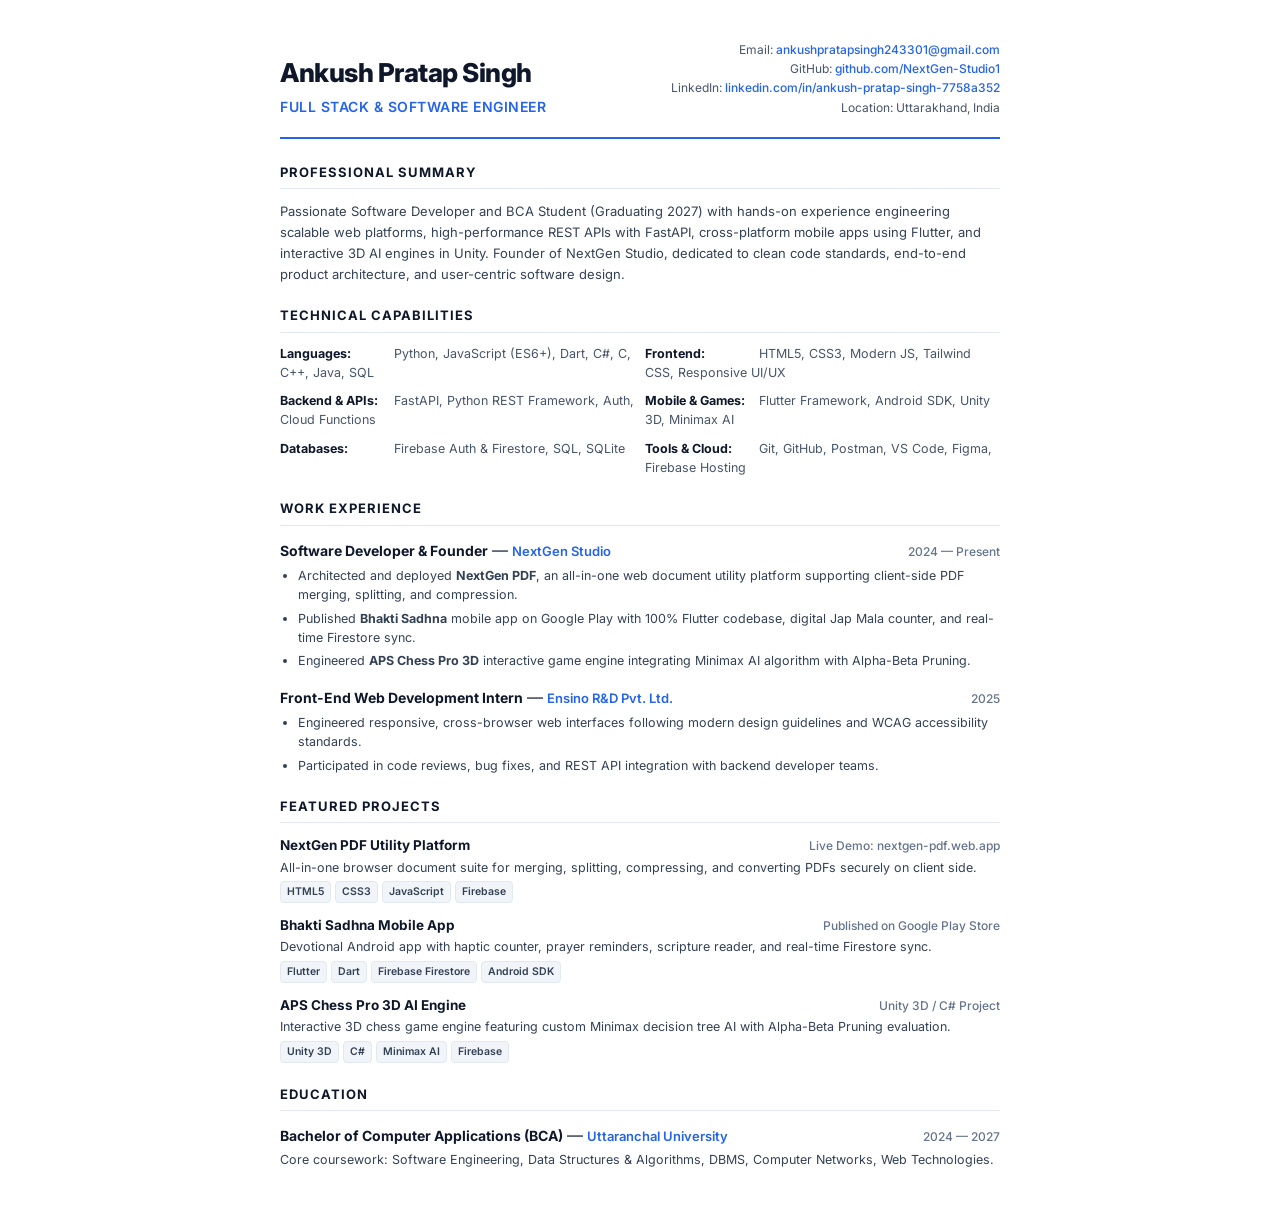
<file: resume.html>
<!DOCTYPE html>
<html lang="en">
<head>
  <meta charset="UTF-8">
  <title>Ankush Pratap Singh — Resume</title>
  <style>
    @import url('https://fonts.googleapis.com/css2?family=Inter:wght@300;400;500;600;700;800&display=swap');
    
    * { box-sizing: border-box; margin: 0; padding: 0; }
    body {
      font-family: 'Inter', sans-serif;
      color: #1e293b;
      background: #ffffff;
      padding: 40px;
      max-width: 800px;
      margin: 0 auto;
      line-height: 1.5;
    }
    header {
      border-bottom: 2px solid #2563eb;
      padding-bottom: 20px;
      margin-bottom: 24px;
      display: flex;
      justify-content: space-between;
      align-items: flex-end;
    }
    .name-title h1 {
      font-size: 26px;
      font-weight: 800;
      color: #0f172a;
      letter-spacing: -0.5px;
    }
    .name-title h2 {
      font-size: 14px;
      font-weight: 600;
      color: #2563eb;
      margin-top: 4px;
      text-transform: uppercase;
      letter-spacing: 0.5px;
    }
    .contact-info {
      text-align: right;
      font-size: 12px;
      color: #475569;
      line-height: 1.6;
    }
    .contact-info a {
      color: #2563eb;
      text-decoration: none;
      font-weight: 500;
    }
    section {
      margin-bottom: 22px;
    }
    .section-title {
      font-size: 13px;
      font-weight: 700;
      color: #0f172a;
      text-transform: uppercase;
      letter-spacing: 1px;
      border-bottom: 1px solid #e2e8f0;
      padding-bottom: 6px;
      margin-bottom: 12px;
    }
    .summary {
      font-size: 13px;
      color: #334155;
      line-height: 1.6;
    }
    .entry {
      margin-bottom: 14px;
    }
    .entry-header {
      display: flex;
      justify-content: space-between;
      align-items: baseline;
      margin-bottom: 4px;
    }
    .entry-title {
      font-size: 14px;
      font-weight: 700;
      color: #0f172a;
    }
    .entry-company {
      font-size: 13px;
      font-weight: 600;
      color: #2563eb;
    }
    .entry-date {
      font-size: 12px;
      color: #64748b;
      font-weight: 500;
    }
    .entry-list {
      padding-left: 18px;
      font-size: 12.5px;
      color: #334155;
      line-height: 1.55;
    }
    .entry-list li {
      margin-bottom: 4px;
    }
    .skills-grid {
      display: grid;
      grid-template-columns: repeat(2, 1fr);
      gap: 10px;
      font-size: 12.5px;
    }
    .skill-cat strong {
      color: #0f172a;
      display: inline-block;
      min-width: 110px;
    }
    .skill-cat span {
      color: #475569;
    }
    .project-item {
      margin-bottom: 12px;
    }
    .project-header {
      display: flex;
      justify-content: space-between;
      align-items: baseline;
    }
    .project-name {
      font-size: 13.5px;
      font-weight: 700;
      color: #0f172a;
    }
    .project-desc {
      font-size: 12.5px;
      color: #334155;
      margin-top: 3px;
    }
    .tech-pill {
      display: inline-block;
      background: #f1f5f9;
      color: #334155;
      font-size: 10.5px;
      font-weight: 600;
      padding: 2px 6px;
      border-radius: 4px;
      margin-top: 4px;
      border: 1px solid #e2e8f0;
    }
  </style>
</head>
<body>

  <header>
    <div class="name-title">
      <h1>Ankush Pratap Singh</h1>
      <h2>Full Stack & Software Engineer</h2>
    </div>
    <div class="contact-info">
      <div>Email: <a href="mailto:ankushpratapsingh243301@gmail.com">ankushpratapsingh243301@gmail.com</a></div>
      <div>GitHub: <a href="https://github.com/NextGen-Studio1">github.com/NextGen-Studio1</a></div>
      <div>LinkedIn: <a href="https://www.linkedin.com/in/ankush-pratap-singh-7758a352">linkedin.com/in/ankush-pratap-singh-7758a352</a></div>
      <div>Location: Uttarakhand, India</div>
    </div>
  </header>

  <section>
    <div class="section-title">Professional Summary</div>
    <p class="summary">
      Passionate Software Developer and BCA Student (Graduating 2027) with hands-on experience engineering scalable web platforms, high-performance REST APIs with FastAPI, cross-platform mobile apps using Flutter, and interactive 3D AI engines in Unity. Founder of NextGen Studio, dedicated to clean code standards, end-to-end product architecture, and user-centric software design.
    </p>
  </section>

  <section>
    <div class="section-title">Technical Capabilities</div>
    <div class="skills-grid">
      <div class="skill-cat">
        <strong>Languages:</strong>
        <span>Python, JavaScript (ES6+), Dart, C#, C, C++, Java, SQL</span>
      </div>
      <div class="skill-cat">
        <strong>Frontend:</strong>
        <span>HTML5, CSS3, Modern JS, Tailwind CSS, Responsive UI/UX</span>
      </div>
      <div class="skill-cat">
        <strong>Backend & APIs:</strong>
        <span>FastAPI, Python REST Framework, Auth, Cloud Functions</span>
      </div>
      <div class="skill-cat">
        <strong>Mobile & Games:</strong>
        <span>Flutter Framework, Android SDK, Unity 3D, Minimax AI</span>
      </div>
      <div class="skill-cat">
        <strong>Databases:</strong>
        <span>Firebase Auth & Firestore, SQL, SQLite</span>
      </div>
      <div class="skill-cat">
        <strong>Tools & Cloud:</strong>
        <span>Git, GitHub, Postman, VS Code, Figma, Firebase Hosting</span>
      </div>
    </div>
  </section>

  <section>
    <div class="section-title">Work Experience</div>

    <div class="entry">
      <div class="entry-header">
        <div>
          <span class="entry-title">Software Developer & Founder</span> — <span class="entry-company">NextGen Studio</span>
        </div>
        <span class="entry-date">2024 — Present</span>
      </div>
      <ul class="entry-list">
        <li>Architected and deployed <strong>NextGen PDF</strong>, an all-in-one web document utility platform supporting client-side PDF merging, splitting, and compression.</li>
        <li>Published <strong>Bhakti Sadhna</strong> mobile app on Google Play with 100% Flutter codebase, digital Jap Mala counter, and real-time Firestore sync.</li>
        <li>Engineered <strong>APS Chess Pro 3D</strong> interactive game engine integrating Minimax AI algorithm with Alpha-Beta Pruning.</li>
      </ul>
    </div>

    <div class="entry">
      <div class="entry-header">
        <div>
          <span class="entry-title">Front-End Web Development Intern</span> — <span class="entry-company">Ensino R&D Pvt. Ltd.</span>
        </div>
        <span class="entry-date">2025</span>
      </div>
      <ul class="entry-list">
        <li>Engineered responsive, cross-browser web interfaces following modern design guidelines and WCAG accessibility standards.</li>
        <li>Participated in code reviews, bug fixes, and REST API integration with backend developer teams.</li>
      </ul>
    </div>
  </section>

  <section>
    <div class="section-title">Featured Projects</div>

    <div class="project-item">
      <div class="project-header">
        <span class="project-name">NextGen PDF Utility Platform</span>
        <span class="entry-date">Live Demo: nextgen-pdf.web.app</span>
      </div>
      <p class="project-desc">All-in-one browser document suite for merging, splitting, compressing, and converting PDFs securely on client side.</p>
      <div class="tech-pill">HTML5</div> <div class="tech-pill">CSS3</div> <div class="tech-pill">JavaScript</div> <div class="tech-pill">Firebase</div>
    </div>

    <div class="project-item">
      <div class="project-header">
        <span class="project-name">Bhakti Sadhna Mobile App</span>
        <span class="entry-date">Published on Google Play Store</span>
      </div>
      <p class="project-desc">Devotional Android app with haptic counter, prayer reminders, scripture reader, and real-time Firestore sync.</p>
      <div class="tech-pill">Flutter</div> <div class="tech-pill">Dart</div> <div class="tech-pill">Firebase Firestore</div> <div class="tech-pill">Android SDK</div>
    </div>

    <div class="project-item">
      <div class="project-header">
        <span class="project-name">APS Chess Pro 3D AI Engine</span>
        <span class="entry-date">Unity 3D / C# Project</span>
      </div>
      <p class="project-desc">Interactive 3D chess game engine featuring custom Minimax decision tree AI with Alpha-Beta Pruning evaluation.</p>
      <div class="tech-pill">Unity 3D</div> <div class="tech-pill">C#</div> <div class="tech-pill">Minimax AI</div> <div class="tech-pill">Firebase</div>
    </div>
  </section>

  <section>
    <div class="section-title">Education</div>
    <div class="entry">
      <div class="entry-header">
        <div>
          <span class="entry-title">Bachelor of Computer Applications (BCA)</span> — <span class="entry-company">Uttaranchal University</span>
        </div>
        <span class="entry-date">2024 — 2027</span>
      </div>
      <p class="project-desc">Core coursework: Software Engineering, Data Structures & Algorithms, DBMS, Computer Networks, Web Technologies.</p>
    </div>
  </section>

</body>
</html>
</file>
<file: style.css>
/* ==========================================================================
   NEXTGEN STUDIO — ANKUSH PRATAP SINGH PORTFOLIO DESIGN SYSTEM
   ========================================================================== */

*,
*::before,
*::after {
  box-sizing: border-box;
  margin: 0;
  padding: 0;
}

:root {
  /* Color Palette */
  --bg: #040711;
  --bg-subtle: #080d1a;
  --panel: rgba(13, 22, 38, 0.72);
  --panel-hover: rgba(18, 30, 52, 0.85);
  --border: rgba(255, 255, 255, 0.08);
  --border-glow: rgba(59, 130, 246, 0.35);

  --text-main: #f8fafc;
  --text-muted: #94a3b8;
  --text-dim: #64748b;

  --blue: #3b82f6;
  --cyan: #22d3ee;
  --indigo: #6366f1;
  --emerald: #10b981;
  --amber: #f59e0b;

  --glow-blue: rgba(59, 130, 246, 0.25);
  --glow-cyan: rgba(34, 211, 238, 0.25);

  --font-sans: 'Inter', system-ui, -apple-system, sans-serif;
  --font-heading: 'Space Grotesk', system-ui, sans-serif;
  --font-mono: 'JetBrains Mono', monospace;

  --radius-sm: 8px;
  --radius-md: 12px;
  --radius-lg: 20px;
  --radius-full: 9999px;

  --transition: all 0.3s cubic-bezier(0.16, 1, 0.3, 1);
}

html {
  scroll-behavior: smooth;
  color-scheme: dark;
}

body {
  font-family: var(--font-sans);
  background-color: var(--bg);
  color: var(--text-main);
  line-height: 1.6;
  overflow-x: hidden;
  position: relative;
  min-height: 100vh;
}

/* Background Canvas */
#particleCanvas {
  position: fixed;
  inset: 0;
  width: 100%;
  height: 100%;
  pointer-events: none;
  z-index: -2;
}

/* Ambient Glowing Orbs */
.ambient {
  position: fixed;
  border-radius: 50%;
  filter: blur(140px);
  pointer-events: none;
  z-index: -1;
  opacity: 0.15;
  animation: floatOrb 18s ease-in-out infinite alternate;
}

.ambient-a {
  width: 550px;
  height: 550px;
  background: var(--blue);
  top: -100px;
  right: -100px;
}

.ambient-b {
  width: 450px;
  height: 450px;
  background: var(--cyan);
  top: 45%;
  left: -150px;
  animation-delay: -6s;
}

.ambient-c {
  width: 500px;
  height: 500px;
  background: var(--indigo);
  bottom: -150px;
  right: 15%;
  animation-delay: -12s;
}

@keyframes floatOrb {
  0% {
    transform: translate(0, 0) scale(1);
  }

  50% {
    transform: translate(40px, 60px) scale(1.1);
  }

  100% {
    transform: translate(-30px, -40px) scale(0.95);
  }
}

/* Base Typography & Elements */
a {
  color: inherit;
  text-decoration: none;
}

button,
input,
textarea {
  font: inherit;
  color: inherit;
}

button {
  cursor: pointer;
  border: none;
  background: none;
}

img {
  max-width: 100%;
  height: auto;
  display: block;
}

.container {
  width: min(1220px, 90vw);
  margin-inline: auto;
}

/* Glassmorphism Panel */
.glass {
  background: var(--panel);
  backdrop-filter: blur(16px);
  -webkit-backdrop-filter: blur(16px);
  border: 1px solid var(--border);
  border-radius: var(--radius-md);
  box-shadow: 0 20px 50px rgba(0, 0, 0, 0.4);
  position: relative;
  overflow: hidden;
  transition: var(--transition);
}

.tilt-card {
  transition: transform 0.25s cubic-bezier(0.16, 1, 0.3, 1), border-color 0.25s ease, box-shadow 0.25s ease;
  will-change: transform;
}

.tilt-card:hover {
  border-color: rgba(99, 102, 241, 0.4);
  box-shadow: 0 25px 60px rgba(0, 0, 0, 0.6), 0 0 30px rgba(59, 130, 246, 0.15);
}

/* Radiant Hover Glow Effect */
.card-glow {
  position: absolute;
  inset: 0;
  pointer-events: none;
  background: radial-gradient(600px circle at var(--mouse-x, 50%) var(--mouse-y, 50%), rgba(59, 130, 246, 0.08), transparent 40%);
  opacity: 0;
  transition: opacity 0.3s ease;
  z-index: 1;
}

.glass:hover .card-glow {
  opacity: 1;
}

/* NAVBAR */
.navbar {
  position: sticky;
  top: 0;
  z-index: 100;
  height: 76px;
  display: flex;
  align-items: center;
  justify-content: space-between;
  padding: 0 5vw;
  border-bottom: 1px solid var(--border);
  background: rgba(4, 7, 17, 0.85);
  backdrop-filter: blur(20px);
  -webkit-backdrop-filter: blur(20px);
  transition: var(--transition);
}

.navbar.scrolled {
  height: 66px;
  border-bottom-color: rgba(59, 130, 246, 0.2);
  box-shadow: 0 10px 30px rgba(0, 0, 0, 0.7);
}

.brand {
  display: flex;
  align-items: center;
  gap: 12px;
}

.brand-mark {
  width: 150px;
  height: 80px;

}

.brand-logo-img {
  width: 100%;
  height: 100%;
  object-fit: cover;
}

.brand:hover .brand-mark {
  transform: rotate(6deg) scale(1.05);
  box-shadow: 0 0 30px var(--glow-cyan);
}

.brand-text {
  font-family: var(--font-heading);
  font-size: 1.05rem;
  font-weight: 700;
  letter-spacing: -0.02em;
}

.brand-text b {
  color: var(--cyan);
}

.nav-links {
  display: flex;
  align-items: center;
  gap: 32px;
}

.nav-links a {
  font-size: 0.86rem;
  font-weight: 500;
  color: var(--text-muted);
  position: relative;
  padding: 4px 0;
  transition: var(--transition);
}

.nav-links a:hover,
.nav-links a.active {
  color: var(--text-main);
}

.nav-links a::after {
  content: "";
  position: absolute;
  bottom: 0;
  left: 0;
  width: 0;
  height: 2px;
  background: linear-gradient(90deg, var(--blue), var(--cyan));
  border-radius: var(--radius-full);
  transition: width 0.3s ease;
}

.nav-links a:hover::after,
.nav-links a.active::after {
  width: 100%;
}

.nav-actions {
  display: flex;
  align-items: center;
  gap: 16px;
}

.nav-cta {
  font-size: 0.82rem;
  font-weight: 700;
  padding: 8px 18px;
  border-radius: var(--radius-sm);
  border: 1px solid rgba(59, 130, 246, 0.4);
  background: rgba(59, 130, 246, 0.08);
  color: var(--text-main);
  transition: var(--transition);
  display: inline-flex;
  align-items: center;
  gap: 6px;
}

.nav-cta:hover {
  background: rgba(59, 130, 246, 0.2);
  border-color: var(--cyan);
  box-shadow: 0 0 20px var(--glow-blue);
  transform: translateY(-1px);
}

.nav-cta .arrow {
  color: var(--cyan);
  transition: transform 0.2s ease;
}

.nav-cta:hover .arrow {
  transform: translate(2px, -2px);
}

/* Mobile Menu Toggle */
.menu-toggle {
  display: none;
  flex-direction: column;
  justify-content: space-between;
  width: 28px;
  height: 20px;
}

.menu-toggle .bar {
  width: 100%;
  height: 2px;
  background: var(--text-main);
  border-radius: 2px;
  transition: var(--transition);
}

.menu-toggle.active .bar:nth-child(1) {
  transform: translateY(9px) rotate(45deg);
}

.menu-toggle.active .bar:nth-child(2) {
  opacity: 0;
}

.menu-toggle.active .bar:nth-child(3) {
  transform: translateY(-9px) rotate(-45deg);
}

/* BUTTONS */
.btn {
  display: inline-flex;
  align-items: center;
  justify-content: center;
  gap: 10px;
  padding: 12px 24px;
  border-radius: var(--radius-sm);
  font-size: 0.88rem;
  font-weight: 700;
  transition: var(--transition);
  cursor: pointer;
  white-space: nowrap;
}

.btn-primary {
  background: linear-gradient(135deg, #2563eb, #0891b2);
  color: #fff;
  box-shadow: 0 10px 25px rgba(37, 99, 235, 0.3);
  border: 1px solid rgba(255, 255, 255, 0.15);
}

.btn-primary:hover {
  transform: translateY(-2px);
  box-shadow: 0 15px 35px rgba(37, 99, 235, 0.45);
  background: linear-gradient(135deg, #1d4ed8, #0e7490);
}

.btn-secondary {
  background: rgba(255, 255, 255, 0.03);
  color: var(--text-main);
  border: 1px solid var(--border);
}

.btn-secondary:hover {
  border-color: rgba(59, 130, 246, 0.5);
  background: rgba(59, 130, 246, 0.08);
  transform: translateY(-2px);
}

.btn-ghost {
  background: transparent;
  color: var(--text-muted);
  border: 1px solid transparent;
}

.btn-ghost:hover {
  color: var(--text-main);
  border-color: var(--border);
  background: rgba(255, 255, 255, 0.04);
}

.btn-sm {
  padding: 8px 14px;
  font-size: 0.78rem;
  border-radius: 6px;
}

.btn-lg {
  padding: 16px 32px;
  font-size: 1rem;
}

.btn-full {
  width: 100%;
}

.btn-icon {
  transition: transform 0.2s ease;
}

.btn:hover .btn-icon {
  transform: translateY(2px);
}

/* HERO SECTION */
.hero {
  min-height: calc(100vh - 76px);
  display: grid;
  grid-template-columns: 1.1fr 0.9fr;
  gap: 50px;
  align-items: center;
  padding: 60px 0 90px;
}

.status-badge {
  display: inline-flex;
  align-items: center;
  gap: 8px;
  padding: 6px 14px;
  border-radius: var(--radius-full);
  background: rgba(16, 185, 129, 0.1);
  border: 1px solid rgba(16, 185, 129, 0.3);
  font-size: 0.76rem;
  font-weight: 600;
  color: var(--emerald);
  margin-bottom: 18px;
}

.status-dot {
  width: 8px;
  height: 8px;
  border-radius: 50%;
  background: var(--emerald);
  box-shadow: 0 0 12px var(--emerald);
  animation: pulseGlow 2s infinite;
}

@keyframes pulseGlow {

  0%,
  100% {
    opacity: 1;
    transform: scale(1);
  }

  50% {
    opacity: 0.4;
    transform: scale(0.85);
  }
}

.eyebrow {
  display: flex;
  align-items: center;
  gap: 8px;
  font-family: var(--font-mono);
  font-size: 0.72rem;
  font-weight: 600;
  letter-spacing: 0.12em;
  color: var(--cyan);
}

.pulse-icon {
  width: 6px;
  height: 6px;
  border-radius: 50%;
  background: var(--cyan);
  box-shadow: 0 0 10px var(--cyan);
}

.intro {
  font-size: 1.1rem;
  color: var(--text-muted);
  margin-top: 16px;
  font-weight: 500;
}

.hero-title {
  font-family: var(--font-heading);
  font-size: clamp(3.2rem, 5.5vw, 5.8rem);
  font-weight: 800;
  line-height: 0.95;
  letter-spacing: -0.04em;
  margin: 8px 0 20px;
}

.gradient-text {
  background: linear-gradient(135deg, #ffffff 0%, #7dd3fc 45%, #22d3ee 100%);
  -webkit-background-clip: text;
  background-clip: text;
  color: transparent;
}

.hero-subtitle {
  font-family: var(--font-heading);
  font-size: clamp(1.25rem, 2vw, 1.6rem);
  font-weight: 600;
  color: #e2e8f0;
  line-height: 1.3;
}

.typing-container {
  color: var(--cyan);
  font-family: var(--font-mono);
  font-size: clamp(1rem, 1.6vw, 1.25rem);
}

.cursor {
  animation: blink 1s infinite;
  color: var(--blue);
}

@keyframes blink {

  0%,
  100% {
    opacity: 1;
  }

  50% {
    opacity: 0;
  }
}

/* Developer Specialization Title Pills */
.developer-title-strip {
  display: flex;
  flex-wrap: wrap;
  gap: 8px;
  margin-top: 14px;
}

.role-pill {
  font-family: var(--font-mono);
  font-size: 0.72rem;
  font-weight: 600;
  padding: 4px 12px;
  border-radius: var(--radius-full);
  background: rgba(59, 130, 246, 0.08);
  border: 1px solid rgba(59, 130, 246, 0.3);
  color: var(--cyan);
  transition: var(--transition);
}

.role-pill:hover {
  background: rgba(34, 211, 238, 0.16);
  border-color: var(--cyan);
  transform: translateY(-2px);
  box-shadow: 0 0 12px var(--glow-cyan);
}

.hero-copy {
  color: var(--text-muted);
  font-size: 1rem;
  margin-top: 20px;
  max-width: 580px;
  line-height: 1.65;
}

.hero-actions {
  display: flex;
  gap: 16px;
  margin-top: 32px;
  flex-wrap: wrap;
}

.social-row {
  display: flex;
  gap: 16px;
  margin-top: 32px;
}

.social-row a {
  display: flex;
  align-items: center;
  gap: 8px;
  font-family: var(--font-mono);
  font-size: 0.76rem;
  font-weight: 600;
  color: var(--text-muted);
  padding: 6px 12px;
  border-radius: var(--radius-sm);
  background: rgba(255, 255, 255, 0.02);
  border: 1px solid var(--border);
  transition: var(--transition);
}

.social-row a:hover {
  color: var(--cyan);
  border-color: var(--cyan);
  background: rgba(34, 211, 238, 0.08);
  transform: translateY(-2px);
}

/* HERO TERMINAL WIDGET */
.hero-visual {
  position: relative;
  display: flex;
  justify-content: center;
}

.terminal-window {
  width: 100%;
  max-width: 520px;
  border-radius: var(--radius-md);
  border: 1px solid rgba(59, 130, 246, 0.3);
  background: #090e17;
  box-shadow: 0 30px 80px rgba(0, 0, 0, 0.7), 0 0 40px rgba(59, 130, 246, 0.15);
  overflow: hidden;
}

.terminal-header {
  display: flex;
  align-items: center;
  justify-content: space-between;
  padding: 12px 16px;
  background: #0d1524;
  border-bottom: 1px solid var(--border);
}

.terminal-dots {
  display: flex;
  gap: 6px;
}

.dot {
  width: 10px;
  height: 10px;
  border-radius: 50%;
}

.dot.red {
  background: #ef4444;
}

.dot.yellow {
  background: #f59e0b;
}

.dot.green {
  background: #10b981;
}

.terminal-tabs {
  display: flex;
  gap: 4px;
}

.tab-btn {
  font-family: var(--font-mono);
  font-size: 0.72rem;
  padding: 4px 10px;
  border-radius: 4px;
  color: var(--text-dim);
  transition: var(--transition);
}

.tab-btn:hover,
.tab-btn.active {
  color: var(--text-main);
  background: rgba(255, 255, 255, 0.06);
}

.terminal-badge {
  font-family: var(--font-mono);
  font-size: 0.6rem;
  font-weight: 700;
  padding: 2px 6px;
  border-radius: 4px;
  background: rgba(16, 185, 129, 0.15);
  color: var(--emerald);
  border: 1px solid rgba(16, 185, 129, 0.3);
}

.terminal-body {
  padding: 20px;
  font-family: var(--font-mono);
  font-size: 0.82rem;
  line-height: 1.65;
  display: none;
  min-height: 260px;
}

.terminal-body.active {
  display: block;
}

.code-keyword {
  color: #f43f5e;
}

.code-var {
  color: #38bdf8;
}

.code-prop {
  color: #a78bfa;
}

.code-str {
  color: #34d399;
}

.code-func {
  color: #fbbf24;
}

.code-comment {
  color: #64748b;
  font-style: italic;
}

.log-output {
  display: flex;
  flex-direction: column;
  gap: 10px;
}

.log-time {
  color: var(--cyan);
  font-weight: 700;
}

.log-highlight {
  color: var(--emerald);
  font-weight: 600;
  margin-top: 10px;
}

.terminal-footer {
  display: grid;
  grid-template-columns: repeat(3, 1fr);
  border-top: 1px solid var(--border);
  background: #0b111e;
  padding: 14px 16px;
  text-align: center;
}

.terminal-stat {
  display: flex;
  flex-direction: column;
}

.stat-num {
  font-family: var(--font-heading);
  font-size: 1.25rem;
  font-weight: 800;
  color: var(--cyan);
}

.stat-lbl {
  font-size: 0.65rem;
  color: var(--text-dim);
  font-family: var(--font-mono);
  margin-top: 2px;
}

/* Floating Accent Cards */
.floating-badge {
  position: absolute;
  padding: 12px 16px;
  border-radius: var(--radius-sm);
  background: rgba(13, 22, 38, 0.9);
  backdrop-filter: blur(12px);
  border: 1px solid rgba(59, 130, 246, 0.3);
  box-shadow: 0 15px 35px rgba(0, 0, 0, 0.6);
  display: flex;
  align-items: center;
  gap: 12px;
  z-index: 2;
  animation: floatBadge 6s ease-in-out infinite alternate;
}

.badge-top {
  top: -20px;
  left: -20px;
}

.badge-bottom {
  bottom: -20px;
  right: -20px;
  animation-delay: -3s;
}

.badge-icon {
  font-size: 1.2rem;
}

.floating-badge small {
  display: block;
  font-family: var(--font-mono);
  font-size: 0.6rem;
  color: var(--text-dim);
}

.floating-badge strong {
  display: block;
  font-size: 0.8rem;
  color: var(--text-main);
}

@keyframes floatBadge {
  0% {
    transform: translateY(0);
  }

  100% {
    transform: translateY(-10px);
  }
}

/* MARQUEE / TRUST STRIP */
.trust-strip {
  border-block: 1px solid var(--border);
  background: rgba(8, 13, 26, 0.8);
  padding: 18px 0;
  overflow: hidden;
  position: relative;
}

.marquee-track {
  display: flex;
  width: max-content;
  animation: marqueeScroll 28s linear infinite;
}

.marquee-content {
  display: flex;
  align-items: center;
  gap: 32px;
  padding-right: 32px;
  font-family: var(--font-mono);
  font-size: 0.78rem;
  font-weight: 600;
  color: var(--text-muted);
  white-space: nowrap;
}

.marquee-content .dot {
  color: var(--blue);
  width: 4px;
  height: 4px;
}

@keyframes marqueeScroll {
  0% {
    transform: translateX(0);
  }

  100% {
    transform: translateX(-50%);
  }
}

/* SECTION HEADINGS */
.section {
  padding: 100px 0;
}

.section-heading {
  margin-bottom: 48px;
}

.section-kicker {
  font-family: var(--font-mono);
  font-size: 0.72rem;
  font-weight: 700;
  letter-spacing: 0.14em;
  color: var(--cyan);
  display: block;
  margin-bottom: 8px;
}

.section-heading h2 {
  font-family: var(--font-heading);
  font-size: clamp(2.2rem, 3.8vw, 3.2rem);
  font-weight: 800;
  line-height: 1.1;
  letter-spacing: -0.03em;
}

.section-heading h2 span {
  color: var(--cyan);
}

.section-heading p {
  color: var(--text-muted);
  font-size: 1rem;
  margin-top: 12px;
  max-width: 580px;
}

.row-heading {
  display: flex;
  justify-content: space-between;
  align-items: flex-end;
  gap: 30px;
}

/* ABOUT SECTION */
.about-grid {
  display: grid;
  grid-template-columns: 1.25fr 0.75fr;
  gap: 28px;
}

.about-card {
  padding: 40px;
}

.about-headline {
  font-family: var(--font-heading);
  font-size: 1.5rem;
  margin-bottom: 18px;
  color: #fff;
}

.large-copy {
  font-size: 1.15rem;
  line-height: 1.6;
  color: #e2e8f0;
  margin-bottom: 16px;
}

.about-card p:not(.large-copy) {
  color: var(--text-muted);
  font-size: 0.95rem;
  margin-bottom: 16px;
}

.about-highlights {
  display: grid;
  grid-template-columns: 1fr 1fr;
  gap: 20px;
  margin-top: 30px;
  padding-top: 24px;
  border-top: 1px solid var(--border);
}

.highlight-item {
  display: flex;
  gap: 14px;
  align-items: flex-start;
}

.hl-num {
  font-family: var(--font-mono);
  font-size: 1.1rem;
  font-weight: 800;
  color: var(--cyan);
}

.highlight-item strong {
  display: block;
  font-size: 0.9rem;
  color: var(--text-main);
}

.highlight-item small {
  display: block;
  font-size: 0.78rem;
  color: var(--text-dim);
  margin-top: 2px;
}

.profile-card {
  padding: 32px;
  text-align: center;
}

.profile-header {
  display: flex;
  justify-content: space-between;
  align-items: center;
}

.profile-badge {
  font-family: var(--font-mono);
  font-size: 0.65rem;
  font-weight: 700;
  color: var(--text-dim);
}

.online-indicator {
  display: flex;
  align-items: center;
  gap: 6px;
  font-size: 0.72rem;
  color: var(--emerald);
  font-family: var(--font-mono);
}

.online-indicator .pulse {
  width: 6px;
  height: 6px;
  border-radius: 50%;
  background: var(--emerald);
  box-shadow: 0 0 10px var(--emerald);
}

.profile-avatar-wrapper {
  position: relative;
  width: 100px;
  height: 100px;
  margin: 24px auto 16px;
  display: grid;
  place-items: center;
}

.avatar-ring {
  position: absolute;
  inset: -6px;
  border-radius: 50%;
  border: 2px stroke transparent;
  background: linear-gradient(135deg, var(--blue), var(--cyan)) border-box;
  -webkit-mask: linear-gradient(#fff 0 0) padding-box, linear-gradient(#fff 0 0);
  -webkit-mask-composite: destination-out;
  mask-composite: exclude;
  animation: rotateRing 10s linear infinite;
}

@keyframes rotateRing {
  100% {
    transform: rotate(360deg);
  }
}

.profile-avatar {
  width: 90px;
  height: 90px;
  border-radius: 50%;
  background: linear-gradient(145deg, #1e3a8a, #0f172a);
  display: grid;
  place-items: center;
  font-family: var(--font-heading);
  font-size: 1.5rem;
  font-weight: 800;
  color: var(--cyan);
  border: 1px solid rgba(59, 130, 246, 0.4);
  overflow: hidden;
}

.profile-avatar-img {
  width: 100%;
  height: 100%;
  object-fit: cover;
  object-position: center top;
  transition: transform 0.3s ease;
}

.profile-card:hover .profile-avatar-img {
  transform: scale(1.08);
}

.profile-name {
  font-family: var(--font-heading);
  font-size: 1.25rem;
  font-weight: 700;
}

.profile-title {
  font-size: 0.8rem;
  color: var(--cyan);
  font-weight: 500;
  margin-top: 2px;
}

.profile-table {
  margin-top: 24px;
  text-align: left;
}

.table-row {
  display: flex;
  justify-content: space-between;
  padding: 10px 0;
  border-top: 1px solid var(--border);
  font-size: 0.8rem;
}

.row-label {
  color: var(--text-dim);
}

.row-val {
  color: var(--text-main);
  font-weight: 600;
  text-align: right;
}

.highlight-val {
  color: var(--cyan);
}

/* PROJECTS SECTION */
.project-filters {
  display: flex;
  gap: 8px;
  background: rgba(13, 22, 38, 0.8);
  padding: 6px;
  border-radius: var(--radius-sm);
  border: 1px solid var(--border);
}

.filter-btn {
  font-size: 0.78rem;
  font-weight: 600;
  padding: 6px 14px;
  border-radius: 6px;
  color: var(--text-muted);
  transition: var(--transition);
}

.filter-btn:hover,
.filter-btn.active {
  color: var(--text-main);
  background: var(--blue);
  box-shadow: 0 4px 15px rgba(59, 130, 246, 0.3);
}

.projects-grid {
  display: grid;
  grid-template-columns: repeat(3, 1fr);
  gap: 24px;
  margin-top: 10px;
}

.project-card {
  display: flex;
  flex-direction: column;
  height: 100%;
}

.project-card.hidden {
  display: none;
}

.project-image-container {
  position: relative;
  height: 220px;
  overflow: hidden;
  border-bottom: 1px solid var(--border);
}

.project-img {
  width: 100%;
  height: 100%;
  object-fit: cover;
  object-position: top center;
  transition: transform 0.6s cubic-bezier(0.16, 1, 0.3, 1);
}

.project-card:hover .project-img {
  transform: scale(1.06);
}

.image-overlay {
  position: absolute;
  inset: 0;
  background: linear-gradient(to bottom, transparent 30%, rgba(4, 7, 17, 0.9) 100%);
}

.project-num {
  position: absolute;
  top: 16px;
  left: 16px;
  font-family: var(--font-mono);
  font-size: 0.75rem;
  font-weight: 800;
  color: var(--text-dim);
  background: rgba(4, 7, 17, 0.7);
  backdrop-filter: blur(8px);
  padding: 4px 10px;
  border-radius: 4px;
  border: 1px solid var(--border);
}

.project-tags-floating {
  position: absolute;
  top: 16px;
  right: 16px;
  display: flex;
  gap: 6px;
}

.tag-pill {
  font-family: var(--font-mono);
  font-size: 0.62rem;
  font-weight: 700;
  padding: 4px 8px;
  border-radius: 4px;
  background: rgba(15, 23, 42, 0.85);
  backdrop-filter: blur(8px);
  border: 1px solid var(--border);
  color: var(--text-muted);
}

.live-pill {
  color: var(--cyan);
  border-color: rgba(34, 211, 238, 0.4);
}

.status-pill {
  color: var(--amber);
  border-color: rgba(245, 158, 11, 0.4);
}

.store-pill {
  color: var(--emerald);
  border-color: rgba(16, 185, 129, 0.4);
}

.project-body {
  padding: 24px;
  display: flex;
  flex-direction: column;
  flex-grow: 1;
}

.project-header {
  margin-bottom: 10px;
}

.project-title {
  font-family: var(--font-heading);
  font-size: 1.35rem;
  font-weight: 700;
}

.project-subtitle {
  font-size: 0.78rem;
  color: var(--cyan);
  font-weight: 500;
  display: block;
}

.project-desc {
  color: var(--text-muted);
  font-size: 0.88rem;
  line-height: 1.55;
  margin-bottom: 20px;
  flex-grow: 1;
}

.tech-stack {
  display: flex;
  flex-wrap: wrap;
  gap: 6px;
  margin-bottom: 24px;
}

.tech-stack span {
  font-family: var(--font-mono);
  font-size: 0.68rem;
  padding: 3px 8px;
  border-radius: 4px;
  background: rgba(255, 255, 255, 0.03);
  border: 1px solid var(--border);
  color: var(--text-dim);
}

.project-actions {
  display: flex;
  gap: 10px;
  align-items: center;
}

/* SKILLS SECTION */
.skills-section {
  background: linear-gradient(180deg, transparent, rgba(8, 13, 26, 0.6) 20%, rgba(8, 13, 26, 0.6) 80%, transparent);
}

.skills-search-box {
  display: flex;
  align-items: center;
  gap: 10px;
  background: rgba(13, 22, 38, 0.8);
  border: 1px solid var(--border);
  padding: 8px 16px;
  border-radius: var(--radius-sm);
  width: 320px;
  transition: var(--transition);
}

.skills-search-box:focus-within {
  border-color: var(--blue);
  box-shadow: 0 0 15px var(--glow-blue);
}

.skills-search-box input {
  background: transparent;
  border: none;
  outline: none;
  font-size: 0.85rem;
  color: var(--text-main);
  width: 100%;
}

.skills-search-box input::placeholder {
  color: var(--text-dim);
}

.skills-grid {
  display: grid;
  grid-template-columns: repeat(3, 1fr);
  gap: 20px;
}

.skill-category {
  padding: 28px;
}

.cat-header {
  display: flex;
  align-items: center;
  gap: 12px;
  margin-bottom: 18px;
}

.cat-num {
  font-family: var(--font-mono);
  font-size: 0.8rem;
  font-weight: 800;
  color: var(--blue);
}

.cat-header h3 {
  font-family: var(--font-heading);
  font-size: 1.15rem;
  font-weight: 700;
}

.skill-tags {
  display: flex;
  flex-wrap: wrap;
  gap: 8px;
}

.skill-pill {
  font-size: 0.78rem;
  padding: 6px 12px;
  border-radius: 6px;
  background: rgba(255, 255, 255, 0.03);
  border: 1px solid var(--border);
  color: var(--text-muted);
  transition: var(--transition);
}

.skill-pill:hover,
.skill-pill.highlight {
  color: var(--text-main);
  border-color: var(--cyan);
  background: rgba(34, 211, 238, 0.1);
  transform: translateY(-2px);
}

/* PROCESS SECTION */
.process-grid {
  display: grid;
  grid-template-columns: repeat(4, 1fr);
  gap: 16px;
}

.process-step {
  padding: 30px;
  position: relative;
}

.step-num {
  font-family: var(--font-mono);
  font-size: 1.5rem;
  font-weight: 800;
  color: var(--cyan);
  display: block;
  margin-bottom: 20px;
}

.process-step h3 {
  font-family: var(--font-heading);
  font-size: 1.2rem;
  margin-bottom: 10px;
}

.process-step p {
  color: var(--text-muted);
  font-size: 0.84rem;
  line-height: 1.55;
}

/* TIMELINE SECTION */
.timeline {
  position: relative;
  max-width: 900px;
  margin-left: 20px;
  padding-left: 32px;
  border-left: 2px solid var(--border);
}

.timeline-item {
  position: relative;
  margin-bottom: 36px;
}

.timeline-item:last-child {
  margin-bottom: 0;
}

.timeline-marker {
  position: absolute;
  left: -40px;
  top: 24px;
  width: 14px;
  height: 14px;
  border-radius: 50%;
  background: var(--blue);
  box-shadow: 0 0 15px var(--blue);
  border: 3px solid var(--bg);
}

.timeline-content {
  padding: 28px;
}

.timeline-header {
  display: flex;
  justify-content: space-between;
  align-items: center;
  margin-bottom: 8px;
}

.timeline-period {
  font-family: var(--font-mono);
  font-size: 0.78rem;
  font-weight: 700;
  color: var(--cyan);
}

.timeline-tag {
  font-family: var(--font-mono);
  font-size: 0.6rem;
  font-weight: 700;
  padding: 2px 8px;
  border-radius: 4px;
  background: rgba(59, 130, 246, 0.15);
  color: var(--blue);
  border: 1px solid rgba(59, 130, 246, 0.3);
}

.timeline-content h3 {
  font-family: var(--font-heading);
  font-size: 1.25rem;
  font-weight: 700;
}

.timeline-sub {
  font-size: 0.84rem;
  color: var(--text-dim);
  display: block;
  margin-bottom: 12px;
}

.timeline-content p {
  color: var(--text-muted);
  font-size: 0.88rem;
}

/* WHY ME SECTION */
.why-section {
  background: rgba(8, 13, 26, 0.9);
  border-block: 1px solid var(--border);
}

.why-grid {
  display: grid;
  grid-template-columns: repeat(4, 1fr);
  gap: 16px;
}

.why-card {
  padding: 28px;
}

.why-num {
  font-family: var(--font-mono);
  font-size: 1.2rem;
  font-weight: 800;
  color: var(--blue);
  margin-bottom: 16px;
}

.why-card h3 {
  font-family: var(--font-heading);
  font-size: 1.15rem;
  margin-bottom: 8px;
}

.why-card p {
  color: var(--text-muted);
  font-size: 0.84rem;
  line-height: 1.55;
}

/* CTA SECTION */
.cta-section {
  position: relative;
  padding: 100px 0;
  overflow: hidden;
  background: linear-gradient(135deg, #060b18 0%, #0c182e 50%, #060b18 100%);
  border-bottom: 1px solid var(--border);
  text-align: center;
}

.cta-glow {
  position: absolute;
  width: 600px;
  height: 600px;
  top: 50%;
  left: 50%;
  transform: translate(-50%, -50%);
  background: var(--blue);
  filter: blur(180px);
  opacity: 0.15;
  pointer-events: none;
}

.cta-inner h2 {
  font-family: var(--font-heading);
  font-size: clamp(2.5rem, 4.5vw, 4.2rem);
  font-weight: 800;
  line-height: 1.05;
  letter-spacing: -0.04em;
  margin: 16px 0;
}

.cta-inner p {
  color: var(--text-muted);
  font-size: 1.05rem;
  max-width: 600px;
  margin: 0 auto 36px;
}

.cta-actions {
  display: flex;
  justify-content: center;
  gap: 16px;
  flex-wrap: wrap;
}

/* CONTACT SECTION */
.contact-grid {
  display: grid;
  grid-template-columns: 0.85fr 1.15fr;
  gap: 24px;
}

.contact-info {
  padding: 36px;
}

.contact-info h3 {
  font-family: var(--font-heading);
  font-size: 1.4rem;
  margin-bottom: 8px;
}

.contact-intro {
  color: var(--text-muted);
  font-size: 0.9rem;
  margin-bottom: 28px;
}

.contact-lines {
  display: flex;
  flex-direction: column;
  gap: 20px;
}

.contact-item {
  display: flex;
  align-items: flex-start;
  gap: 16px;
}

.item-icon {
  width: 40px;
  height: 40px;
  border-radius: var(--radius-sm);
  background: rgba(59, 130, 246, 0.1);
  border: 1px solid rgba(59, 130, 246, 0.3);
  display: grid;
  place-items: center;
  color: var(--cyan);
  flex-shrink: 0;
}

.item-label {
  display: block;
  font-family: var(--font-mono);
  font-size: 0.68rem;
  color: var(--text-dim);
  margin-bottom: 2px;
}

.item-val {
  font-size: 0.9rem;
  color: var(--text-main);
  transition: var(--transition);
}

.item-val:hover {
  color: var(--cyan);
}

.text-bold {
  font-weight: 600;
}

.email-copy-wrapper {
  display: flex;
  align-items: center;
  gap: 8px;
}

.copy-btn {
  color: var(--text-dim);
  padding: 4px;
  border-radius: 4px;
  transition: var(--transition);
}

.copy-btn:hover {
  color: var(--cyan);
  background: rgba(255, 255, 255, 0.05);
}

.contact-form {
  padding: 36px;
}

.contact-form h3 {
  font-family: var(--font-heading);
  font-size: 1.4rem;
  margin-bottom: 24px;
}

.form-row {
  display: grid;
  grid-template-columns: 1fr 1fr;
  gap: 16px;
}

.form-group {
  margin-bottom: 20px;
}

.form-group label {
  display: block;
  font-family: var(--font-mono);
  font-size: 0.72rem;
  color: var(--text-muted);
  margin-bottom: 6px;
}

.form-group input,
.form-group textarea {
  width: 100%;
  background: #060b16;
  border: 1px solid var(--border);
  border-radius: var(--radius-sm);
  padding: 12px 14px;
  font-size: 0.9rem;
  color: var(--text-main);
  outline: none;
  transition: var(--transition);
}

.form-group input:focus,
.form-group textarea:focus {
  border-color: var(--blue);
  box-shadow: 0 0 15px var(--glow-blue);
}

.form-toast {
  margin-top: 14px;
  font-size: 0.8rem;
  font-weight: 500;
  min-height: 20px;
  color: var(--emerald);
}

/* Top Scroll Progress Bar */
.scroll-progress-bar {
  position: fixed;
  top: 0;
  left: 0;
  height: 3px;
  width: 0%;
  background: linear-gradient(90deg, var(--blue), var(--cyan), var(--indigo));
  z-index: 1001;
  box-shadow: 0 0 10px var(--glow-cyan);
  transition: width 0.1s ease-out;
}

/* Mobile Nav Backdrop Overlay */
.nav-backdrop {
  position: fixed;
  inset: 0;
  background: rgba(4, 7, 17, 0.75);
  backdrop-filter: blur(8px);
  -webkit-backdrop-filter: blur(8px);
  z-index: 95;
  opacity: 0;
  pointer-events: none;
  transition: opacity 0.3s ease;
}

.nav-backdrop.active {
  opacity: 1;
  pointer-events: auto;
}

body.menu-open {
  overflow: hidden;
}

.terminal-controls {
  display: flex;
  align-items: center;
  gap: 8px;
}

.copy-terminal-btn {
  display: inline-flex;
  align-items: center;
  gap: 5px;
  font-family: var(--font-mono);
  font-size: 0.65rem;
  font-weight: 600;
  color: var(--text-dim);
  background: rgba(255, 255, 255, 0.05);
  border: 1px solid var(--border);
  padding: 3px 8px;
  border-radius: 4px;
  transition: var(--transition);
  cursor: pointer;
}

.copy-terminal-btn:hover {
  color: var(--cyan);
  border-color: var(--cyan);
  background: rgba(34, 211, 238, 0.1);
}

.log-run-btn {
  margin-top: 14px;
  font-family: var(--font-mono);
  font-size: 0.75rem;
  font-weight: 600;
  color: var(--cyan);
  background: rgba(34, 211, 238, 0.08);
  border: 1px solid rgba(34, 211, 238, 0.3);
  padding: 6px 14px;
  border-radius: 6px;
  transition: var(--transition);
  cursor: pointer;
  display: inline-flex;
  align-items: center;
  gap: 6px;
}

.log-run-btn:hover {
  background: rgba(34, 211, 238, 0.2);
  box-shadow: 0 0 15px var(--glow-cyan);
  transform: translateY(-1px);
}

/* MODAL OVERLAY */
body.modal-open {
  overflow: hidden;
}

.modal-overlay {
  position: fixed;
  inset: 0;
  z-index: 1000;
  background: rgba(4, 7, 17, 0.85);
  backdrop-filter: blur(14px);
  -webkit-backdrop-filter: blur(14px);
  display: grid;
  place-items: center;
  padding: 20px;
  opacity: 0;
  pointer-events: none;
  transition: opacity 0.3s ease;
}

.modal-overlay.active {
  opacity: 1;
  pointer-events: auto;
}

.modal-card {
  width: min(720px, 92vw);
  max-height: 88vh;
  overflow-y: auto;
  padding: 36px;
  position: relative;
  transform: scale(0.92);
  transition: transform 0.3s cubic-bezier(0.16, 1, 0.3, 1);
  border: 1px solid rgba(59, 130, 246, 0.3);
  box-shadow: 0 30px 90px rgba(0, 0, 0, 0.8);
}

.modal-overlay.active .modal-card {
  transform: scale(1);
}

.modal-close {
  position: absolute;
  top: 20px;
  right: 20px;
  width: 34px;
  height: 34px;
  border-radius: 50%;
  background: rgba(255, 255, 255, 0.06);
  border: 1px solid var(--border);
  color: var(--text-muted);
  display: grid;
  place-items: center;
  transition: var(--transition);
  z-index: 5;
}

.modal-close:hover {
  color: #fff;
  border-color: var(--cyan);
  background: rgba(34, 211, 238, 0.15);
  transform: rotate(90deg);
}

.modal-banner-box {
  width: 100%;
  height: 240px;
  border-radius: var(--radius-sm);
  overflow: hidden;
  margin-bottom: 20px;
  border: 1px solid var(--border);
  position: relative;
}

.modal-banner-box img {
  width: 100%;
  height: 100%;
  object-fit: cover;
  object-position: top center;
}

.modal-body h3 {
  font-family: var(--font-heading);
  font-size: 1.6rem;
  margin-bottom: 6px;
}

.modal-body .modal-sub {
  color: var(--cyan);
  font-size: 0.85rem;
  font-weight: 600;
  margin-bottom: 20px;
  display: block;
}

.modal-body p {
  color: var(--text-muted);
  font-size: 0.95rem;
  line-height: 1.6;
  margin-bottom: 20px;
}

.modal-features {
  margin: 16px 0 24px;
  padding-left: 0;
  list-style: none;
  display: flex;
  flex-direction: column;
  gap: 8px;
}

.modal-features li {
  font-size: 0.88rem;
  color: var(--text-main);
  background: rgba(255, 255, 255, 0.02);
  border: 1px solid var(--border);
  padding: 10px 14px;
  border-radius: var(--radius-sm);
  display: flex;
  align-items: center;
  gap: 10px;
}

/* BACK TO TOP */
.back-to-top {
  position: fixed;
  bottom: 30px;
  right: 30px;
  width: 46px;
  height: 46px;
  border-radius: 50%;
  background: rgba(13, 22, 38, 0.9);
  border: 1px solid rgba(59, 130, 246, 0.4);
  color: var(--cyan);
  box-shadow: 0 10px 30px rgba(0, 0, 0, 0.5);
  display: grid;
  place-items: center;
  z-index: 90;
  opacity: 0;
  pointer-events: none;
  transition: var(--transition);
}

.back-to-top.visible {
  opacity: 1;
  pointer-events: auto;
}

.back-to-top:hover {
  transform: translateY(-4px);
  background: var(--blue);
  color: #fff;
  box-shadow: 0 15px 35px var(--glow-blue);
}

/* FOOTER */
footer {
  border-top: 1px solid var(--border);
  background: #03050c;
  padding: 40px 0;
}

.footer-inner {
  display: flex;
  justify-content: space-between;
  align-items: center;
  gap: 30px;
  flex-wrap: wrap;
}

.footer-brand p {
  font-size: 0.8rem;
  color: var(--text-dim);
  margin-top: 6px;
}

.footer-links {
  display: flex;
  gap: 24px;
}

.footer-links a {
  font-size: 0.82rem;
  color: var(--text-muted);
  transition: var(--transition);
}

.footer-links a:hover {
  color: var(--cyan);
}

.footer-copy small {
  font-size: 0.78rem;
  color: var(--text-dim);
}

/* ANIMATIONS & REVEAL */
.reveal {
  opacity: 0;
  transform: translateY(24px);
  transition: opacity 0.8s cubic-bezier(0.16, 1, 0.3, 1), transform 0.8s cubic-bezier(0.16, 1, 0.3, 1);
}

.reveal.visible {
  opacity: 1;
  transform: translateY(0);
}

.delay-1 {
  transition-delay: 0.1s;
}

.delay-2 {
  transition-delay: 0.2s;
}

.delay-3 {
  transition-delay: 0.3s;
}

/* RESPONSIVE MEDIA QUERIES FOR ALL DEVICE TYPES */

/* Ultra-Wide Screens & 4K Displays (>= 1400px) */
@media (min-width: 1400px) {
  .container {
    width: min(1320px, 90vw);
  }

  .hero-title {
    font-size: 5.4rem;
  }
}

/* Laptops & Standard Desktops (1025px — 1399px) */
@media (max-width: 1200px) {
  .hero {
    gap: 30px;
  }

  .projects-grid,
  .skills-grid {
    gap: 20px;
  }
}

/* Tablets & iPad Devices (769px — 1024px) */
@media (max-width: 1024px) {
  .navbar {
    padding: 0 4vw;
  }

  .hero {
    grid-template-columns: 1fr;
    gap: 50px;
    padding: 40px 0 70px;
    text-align: left;
  }

  .hero-visual {
    max-width: 540px;
    width: 100%;
    margin: 0 auto;
  }

  .about-grid,
  .contact-grid {
    grid-template-columns: 1fr;
    gap: 30px;
  }

  .projects-grid {
    grid-template-columns: repeat(2, 1fr);
  }

  .skills-grid {
    grid-template-columns: repeat(2, 1fr);
  }

  .process-grid,
  .why-grid {
    grid-template-columns: repeat(2, 1fr);
  }

  .floating-badge.badge-top {
    left: 0;
  }

  .floating-badge.badge-bottom {
    right: 0;
  }
}

/* Mobile Devices & Small Tablets (<= 768px) */
@media (max-width: 768px) {
  .navbar {
    height: 68px;
    padding: 0 16px;
  }

  .nav-links,
  .nav-cta {
    display: none;
  }

  .menu-toggle {
    display: flex;
  }

  .nav-links.open {
    display: flex;
    position: absolute;
    top: 100%;
    left: 0;
    right: 0;
    flex-direction: column;
    background: rgba(4, 7, 17, 0.98);
    border-bottom: 1px solid var(--border);
    padding: 24px;
    gap: 18px;
    box-shadow: 0 20px 50px rgba(0, 0, 0, 0.9);
    z-index: 100;
  }

  .nav-links.open a {
    font-size: 1rem;
    padding: 8px 0;
  }

  .mobile-nav-cta {
    display: inline-flex;
    margin-top: 10px;
    width: 100%;
  }

  .hero {
    padding: 30px 0 60px;
  }

  .hero-title {
    font-size: clamp(2.5rem, 8.5vw, 3.8rem);
    line-height: 1.05;
  }

  .hero-subtitle {
    font-size: 1.15rem;
  }

  .section {
    padding: 60px 0;
  }

  .section-heading h2 {
    font-size: 2.2rem;
  }

  .row-heading {
    flex-direction: column;
    align-items: flex-start;
    gap: 16px;
  }

  .skills-search-box {
    width: 100%;
  }

  .projects-grid,
  .skills-grid,
  .process-grid,
  .why-grid {
    grid-template-columns: 1fr;
    gap: 20px;
  }

  .form-row {
    grid-template-columns: 1fr;
  }

  .about-highlights {
    grid-template-columns: 1fr;
  }

  .about-card,
  .profile-card,
  .contact-info,
  .contact-form {
    padding: 24px 18px;
  }

  .footer-inner {
    flex-direction: column;
    text-align: center;
    align-items: center;
    gap: 20px;
  }

  .floating-badge {
    display: none;
    /* Hide badges on mobile to prevent clipping */
  }

  /* Prevent iOS Safari input auto-zoom */
  input[type="text"],
  input[type="email"],
  textarea {
    font-size: 16px !important;
  }
}

/* Compact Smartphones (<= 480px) */
@media (max-width: 480px) {
  .container {
    width: 94vw;
  }

  .hero-title {
    font-size: 2.2rem;
  }

  .hero-copy {
    font-size: 0.92rem;
  }

  .hero-actions {
    flex-direction: column;
    width: 100%;
  }

  .hero-actions .btn {
    width: 100%;
    justify-content: center;
  }

  .social-row {
    flex-wrap: wrap;
  }

  .social-row a {
    flex: 1 1 45%;
    justify-content: center;
  }

  .terminal-window {
    border-radius: var(--radius-sm);
  }

  .terminal-header {
    padding: 10px 12px;
  }

  .terminal-body {
    padding: 14px 12px;
    min-height: 220px;
  }

  .terminal-body pre code {
    font-size: 0.72rem;
  }

  .terminal-footer {
    padding: 10px 8px;
  }

  .stat-num {
    font-size: 1.05rem;
  }

  .stat-lbl {
    font-size: 0.6rem;
  }

  .project-actions {
    flex-wrap: wrap;
  }

  .project-actions .btn {
    flex: 1 1 100%;
  }

  .modal-card {
    padding: 20px 16px;
  }

  .modal-banner-box {
    height: 170px;
  }

  .modal-body h3 {
    font-size: 1.3rem;
  }

  .back-to-top {
    bottom: 20px;
    right: 20px;
    width: 42px;
    height: 42px;
  }
}
</file>
